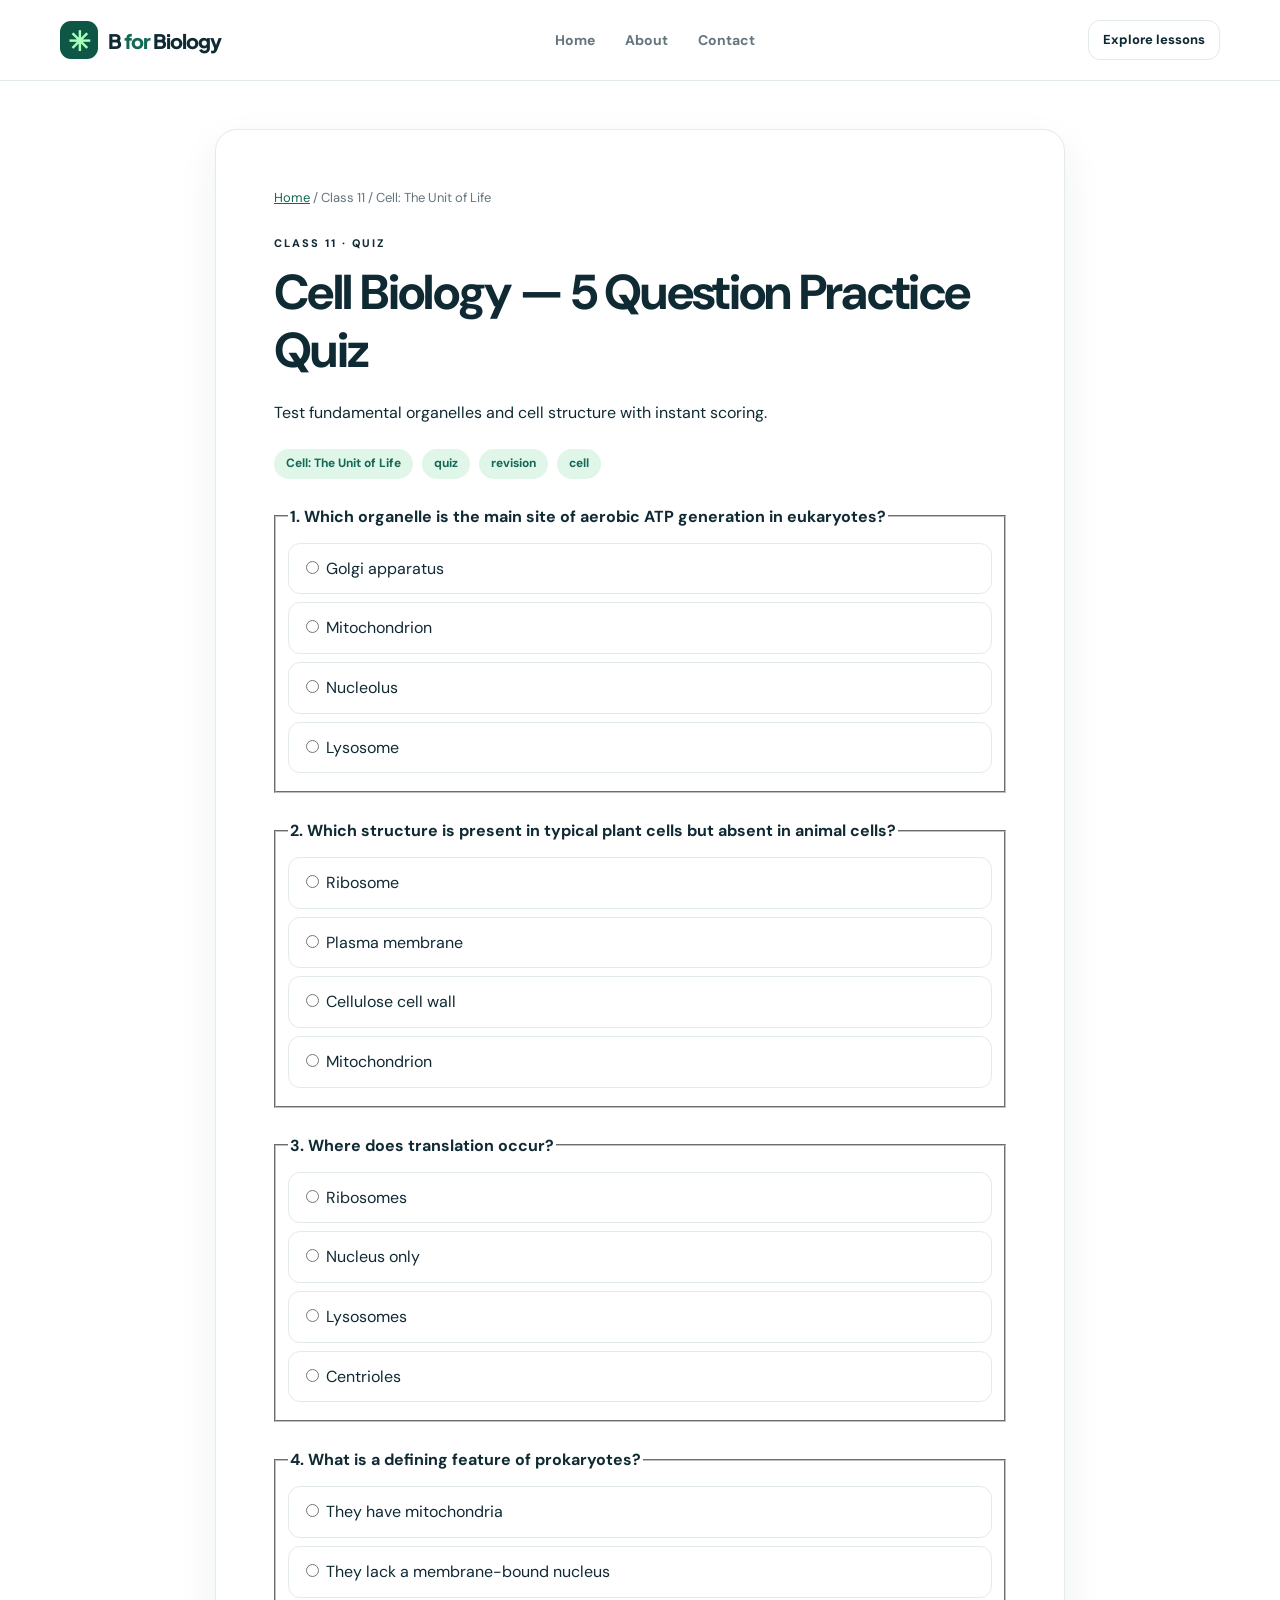
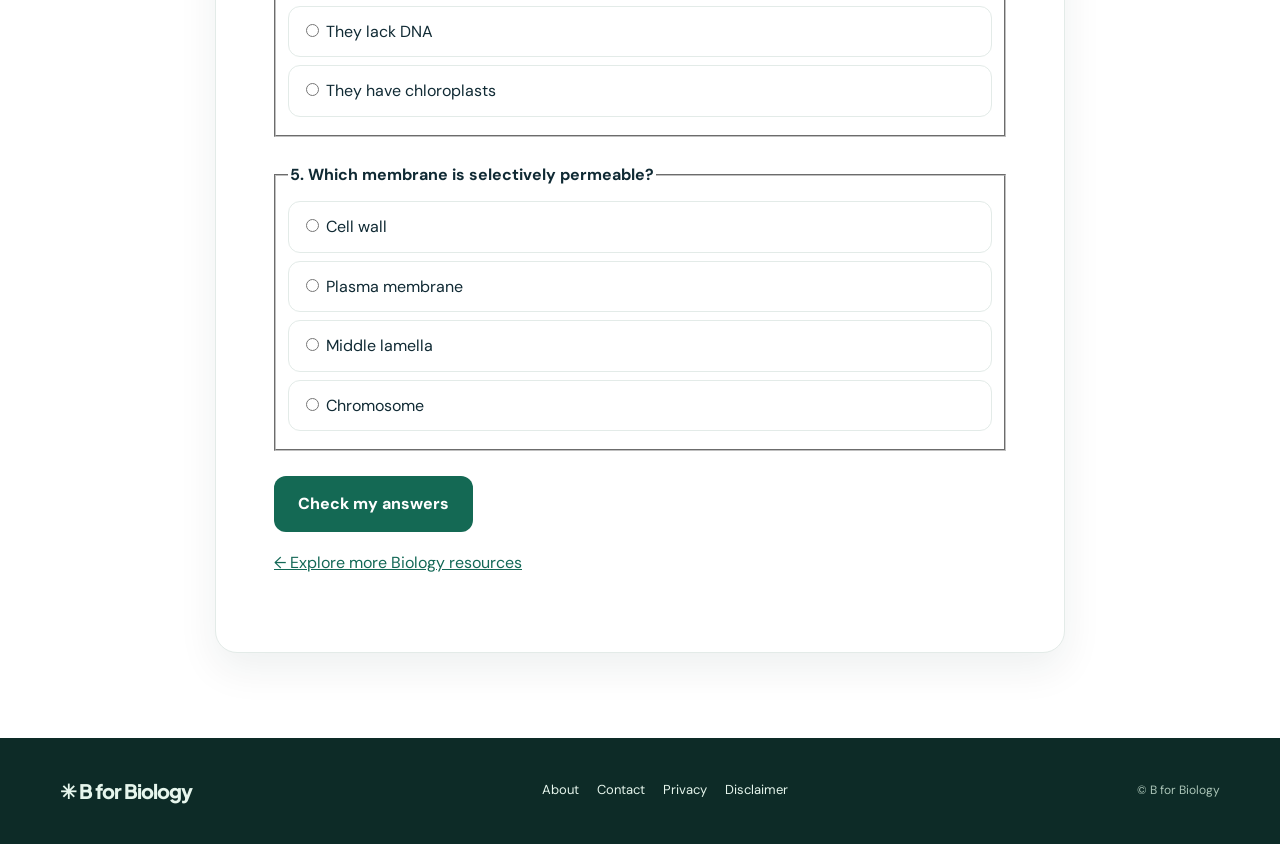
<file: lessons/cell-biology-quiz/index.html>
<!doctype html><html lang="en"><head><meta charset="utf-8"><meta name="viewport" content="width=device-width,initial-scale=1"><meta name="description" content="Test fundamental organelles and cell structure with instant scoring."><meta name="robots" content="index,follow"><title>Cell Biology — 5 Question Practice Quiz | B for Biology</title><link rel="canonical" href="https://bforbiology.github.io/lessons/cell-biology-quiz/"><meta property="og:type" content="article"><meta property="og:title" content="Cell Biology — 5 Question Practice Quiz | B for Biology"><meta property="og:description" content="Test fundamental organelles and cell structure with instant scoring."><meta property="og:url" content="https://bforbiology.github.io/lessons/cell-biology-quiz/"><link rel="stylesheet" href="/assets/style.css"><link rel="icon" href="/assets/favicon.svg"><script type="application/ld+json">{"@context": "https://schema.org", "@type": "LearningResource", "name": "Cell Biology — 5 Question Practice Quiz", "description": "Test fundamental organelles and cell structure with instant scoring.", "educationalLevel": "Class 11", "url": "https://bforbiology.github.io/lessons/cell-biology-quiz/", "inLanguage": ["en", "hi"]}</script></head><body><header class="topbar"><div class="container nav"><a class="logo" href="/"><span class="logo-icon">✳</span><span>B <em>for</em> Biology</span></a><nav><a href="/">Home</a><a href="/about.html">About</a><a href="/contact.html">Contact</a></nav><a class="btn btn-outline small" href="/">Explore lessons</a></div></header><main class="container site-page"><article class="paper"><div class="breadcrumbs"><a href="/">Home</a> / Class 11 / Cell: The Unit of Life</div><p class="section-kicker">CLASS 11 · QUIZ</p><h1>Cell Biology — 5 Question Practice Quiz</h1><p>Test fundamental organelles and cell structure with instant scoring.</p><div class="lesson-tags"><span>Cell: The Unit of Life</span><span>quiz</span><span>revision</span><span>cell</span></div><form id="lessonQuiz"><fieldset class="quiz-question"><legend><strong>1. Which organelle is the main site of aerobic ATP generation in eukaryotes?</strong></legend><label class="quiz-choice"><input type="radio" name="q0" value="0" required> Golgi apparatus</label><label class="quiz-choice"><input type="radio" name="q0" value="1" required> Mitochondrion</label><label class="quiz-choice"><input type="radio" name="q0" value="2" required> Nucleolus</label><label class="quiz-choice"><input type="radio" name="q0" value="3" required> Lysosome</label></fieldset><fieldset class="quiz-question"><legend><strong>2. Which structure is present in typical plant cells but absent in animal cells?</strong></legend><label class="quiz-choice"><input type="radio" name="q1" value="0" required> Ribosome</label><label class="quiz-choice"><input type="radio" name="q1" value="1" required> Plasma membrane</label><label class="quiz-choice"><input type="radio" name="q1" value="2" required> Cellulose cell wall</label><label class="quiz-choice"><input type="radio" name="q1" value="3" required> Mitochondrion</label></fieldset><fieldset class="quiz-question"><legend><strong>3. Where does translation occur?</strong></legend><label class="quiz-choice"><input type="radio" name="q2" value="0" required> Ribosomes</label><label class="quiz-choice"><input type="radio" name="q2" value="1" required> Nucleus only</label><label class="quiz-choice"><input type="radio" name="q2" value="2" required> Lysosomes</label><label class="quiz-choice"><input type="radio" name="q2" value="3" required> Centrioles</label></fieldset><fieldset class="quiz-question"><legend><strong>4. What is a defining feature of prokaryotes?</strong></legend><label class="quiz-choice"><input type="radio" name="q3" value="0" required> They have mitochondria</label><label class="quiz-choice"><input type="radio" name="q3" value="1" required> They lack a membrane-bound nucleus</label><label class="quiz-choice"><input type="radio" name="q3" value="2" required> They lack DNA</label><label class="quiz-choice"><input type="radio" name="q3" value="3" required> They have chloroplasts</label></fieldset><fieldset class="quiz-question"><legend><strong>5. Which membrane is selectively permeable?</strong></legend><label class="quiz-choice"><input type="radio" name="q4" value="0" required> Cell wall</label><label class="quiz-choice"><input type="radio" name="q4" value="1" required> Plasma membrane</label><label class="quiz-choice"><input type="radio" name="q4" value="2" required> Middle lamella</label><label class="quiz-choice"><input type="radio" name="q4" value="3" required> Chromosome</label></fieldset><button class="btn btn-primary" type="submit">Check my answers</button><p id="score" role="status"></p></form><script>document.getElementById("lessonQuiz").addEventListener("submit",function(e){e.preventDefault();const a=[1, 2, 0, 1, 1];const f=new FormData(this);const s=a.filter((x,i)=>Number(f.get("q"+i))===x).length;document.getElementById("score").textContent="Score: "+s+" / "+a.length;});</script><p><a href="/">← Explore more Biology resources</a></p></article></main><footer><div class="container footer-inner"><div class="logo">✳ B for Biology</div><div class="site-footer-links"><a href="/about.html">About</a><a href="/contact.html">Contact</a><a href="/privacy.html">Privacy</a><a href="/disclaimer.html">Disclaimer</a></div><small>© B for Biology</small></div></footer></body></html>
</file>
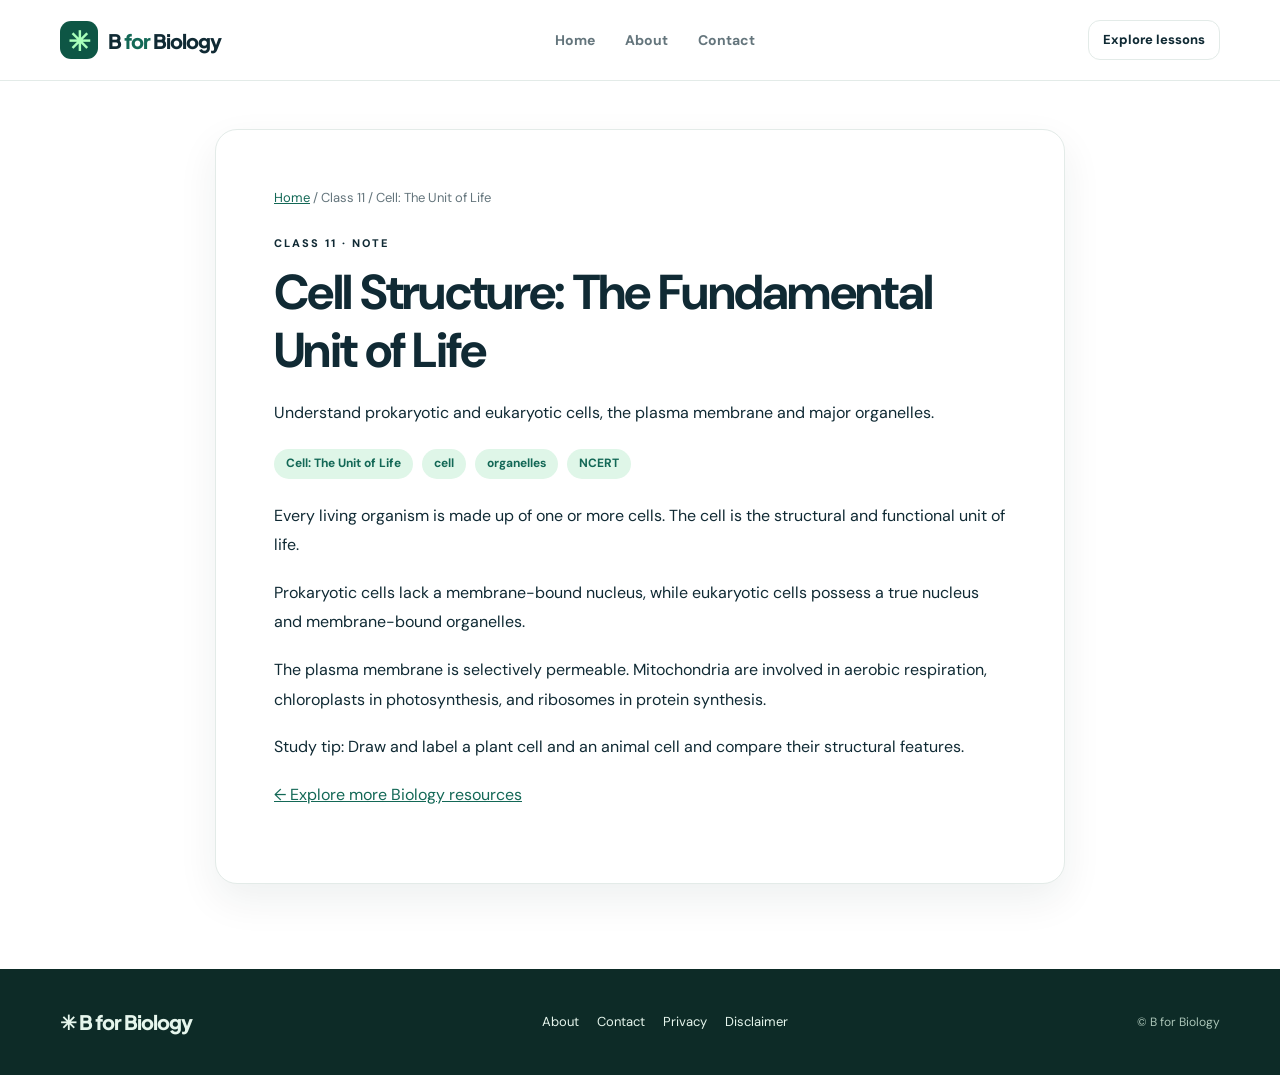
<file: lessons/cell-structure-intro/index.html>
<!doctype html><html lang="en"><head><meta charset="utf-8"><meta name="viewport" content="width=device-width,initial-scale=1"><meta name="description" content="Understand prokaryotic and eukaryotic cells, the plasma membrane and major organelles."><meta name="robots" content="index,follow"><title>Cell Structure: The Fundamental Unit of Life | B for Biology</title><link rel="canonical" href="https://bforbiology.github.io/lessons/cell-structure-intro/"><meta property="og:type" content="article"><meta property="og:title" content="Cell Structure: The Fundamental Unit of Life | B for Biology"><meta property="og:description" content="Understand prokaryotic and eukaryotic cells, the plasma membrane and major organelles."><meta property="og:url" content="https://bforbiology.github.io/lessons/cell-structure-intro/"><link rel="stylesheet" href="/assets/style.css"><link rel="icon" href="/assets/favicon.svg"><script type="application/ld+json">{"@context": "https://schema.org", "@type": "LearningResource", "name": "Cell Structure: The Fundamental Unit of Life", "description": "Understand prokaryotic and eukaryotic cells, the plasma membrane and major organelles.", "educationalLevel": "Class 11", "url": "https://bforbiology.github.io/lessons/cell-structure-intro/", "inLanguage": ["en", "hi"]}</script></head><body><header class="topbar"><div class="container nav"><a class="logo" href="/"><span class="logo-icon">✳</span><span>B <em>for</em> Biology</span></a><nav><a href="/">Home</a><a href="/about.html">About</a><a href="/contact.html">Contact</a></nav><a class="btn btn-outline small" href="/">Explore lessons</a></div></header><main class="container site-page"><article class="paper"><div class="breadcrumbs"><a href="/">Home</a> / Class 11 / Cell: The Unit of Life</div><p class="section-kicker">CLASS 11 · NOTE</p><h1>Cell Structure: The Fundamental Unit of Life</h1><p>Understand prokaryotic and eukaryotic cells, the plasma membrane and major organelles.</p><div class="lesson-tags"><span>Cell: The Unit of Life</span><span>cell</span><span>organelles</span><span>NCERT</span></div><div class="lesson-body"><p>Every living organism is made up of one or more cells. The cell is the structural and functional unit of life.</p><p>Prokaryotic cells lack a membrane-bound nucleus, while eukaryotic cells possess a true nucleus and membrane-bound organelles.</p><p>The plasma membrane is selectively permeable. Mitochondria are involved in aerobic respiration, chloroplasts in photosynthesis, and ribosomes in protein synthesis.</p><p>Study tip: Draw and label a plant cell and an animal cell and compare their structural features.</p></div><p><a href="/">← Explore more Biology resources</a></p></article></main><footer><div class="container footer-inner"><div class="logo">✳ B for Biology</div><div class="site-footer-links"><a href="/about.html">About</a><a href="/contact.html">Contact</a><a href="/privacy.html">Privacy</a><a href="/disclaimer.html">Disclaimer</a></div><small>© B for Biology</small></div></footer></body></html>
</file>
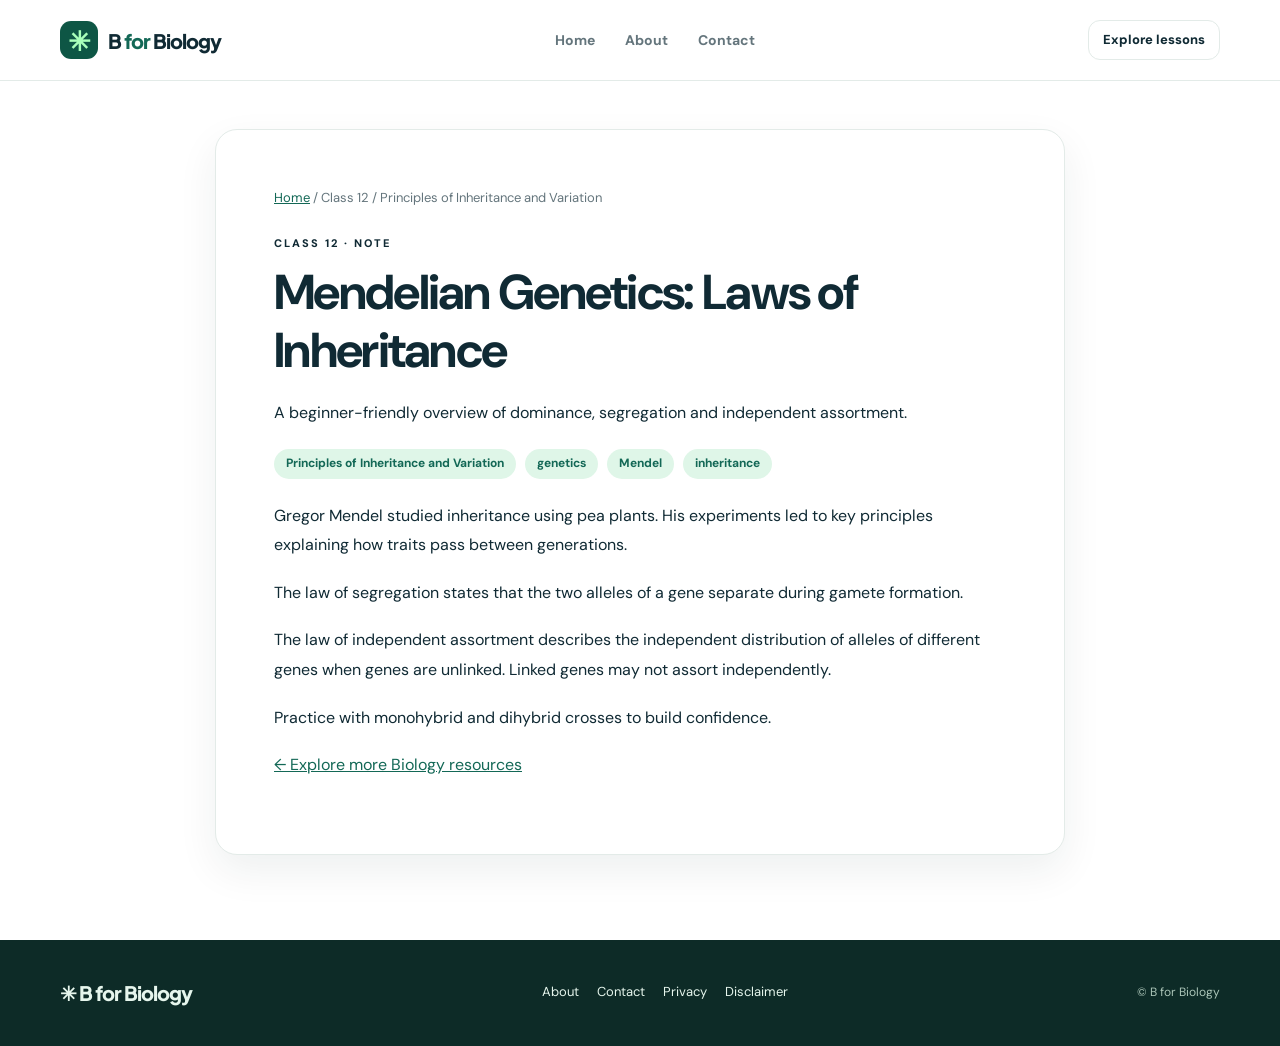
<file: lessons/genetics-basics/index.html>
<!doctype html><html lang="en"><head><meta charset="utf-8"><meta name="viewport" content="width=device-width,initial-scale=1"><meta name="description" content="A beginner-friendly overview of dominance, segregation and independent assortment."><meta name="robots" content="index,follow"><title>Mendelian Genetics: Laws of Inheritance | B for Biology</title><link rel="canonical" href="https://bforbiology.github.io/lessons/genetics-basics/"><meta property="og:type" content="article"><meta property="og:title" content="Mendelian Genetics: Laws of Inheritance | B for Biology"><meta property="og:description" content="A beginner-friendly overview of dominance, segregation and independent assortment."><meta property="og:url" content="https://bforbiology.github.io/lessons/genetics-basics/"><link rel="stylesheet" href="/assets/style.css"><link rel="icon" href="/assets/favicon.svg"><script type="application/ld+json">{"@context": "https://schema.org", "@type": "LearningResource", "name": "Mendelian Genetics: Laws of Inheritance", "description": "A beginner-friendly overview of dominance, segregation and independent assortment.", "educationalLevel": "Class 12", "url": "https://bforbiology.github.io/lessons/genetics-basics/", "inLanguage": ["en", "hi"]}</script></head><body><header class="topbar"><div class="container nav"><a class="logo" href="/"><span class="logo-icon">✳</span><span>B <em>for</em> Biology</span></a><nav><a href="/">Home</a><a href="/about.html">About</a><a href="/contact.html">Contact</a></nav><a class="btn btn-outline small" href="/">Explore lessons</a></div></header><main class="container site-page"><article class="paper"><div class="breadcrumbs"><a href="/">Home</a> / Class 12 / Principles of Inheritance and Variation</div><p class="section-kicker">CLASS 12 · NOTE</p><h1>Mendelian Genetics: Laws of Inheritance</h1><p>A beginner-friendly overview of dominance, segregation and independent assortment.</p><div class="lesson-tags"><span>Principles of Inheritance and Variation</span><span>genetics</span><span>Mendel</span><span>inheritance</span></div><div class="lesson-body"><p>Gregor Mendel studied inheritance using pea plants. His experiments led to key principles explaining how traits pass between generations.</p><p>The law of segregation states that the two alleles of a gene separate during gamete formation.</p><p>The law of independent assortment describes the independent distribution of alleles of different genes when genes are unlinked. Linked genes may not assort independently.</p><p>Practice with monohybrid and dihybrid crosses to build confidence.</p></div><p><a href="/">← Explore more Biology resources</a></p></article></main><footer><div class="container footer-inner"><div class="logo">✳ B for Biology</div><div class="site-footer-links"><a href="/about.html">About</a><a href="/contact.html">Contact</a><a href="/privacy.html">Privacy</a><a href="/disclaimer.html">Disclaimer</a></div><small>© B for Biology</small></div></footer></body></html>
</file>
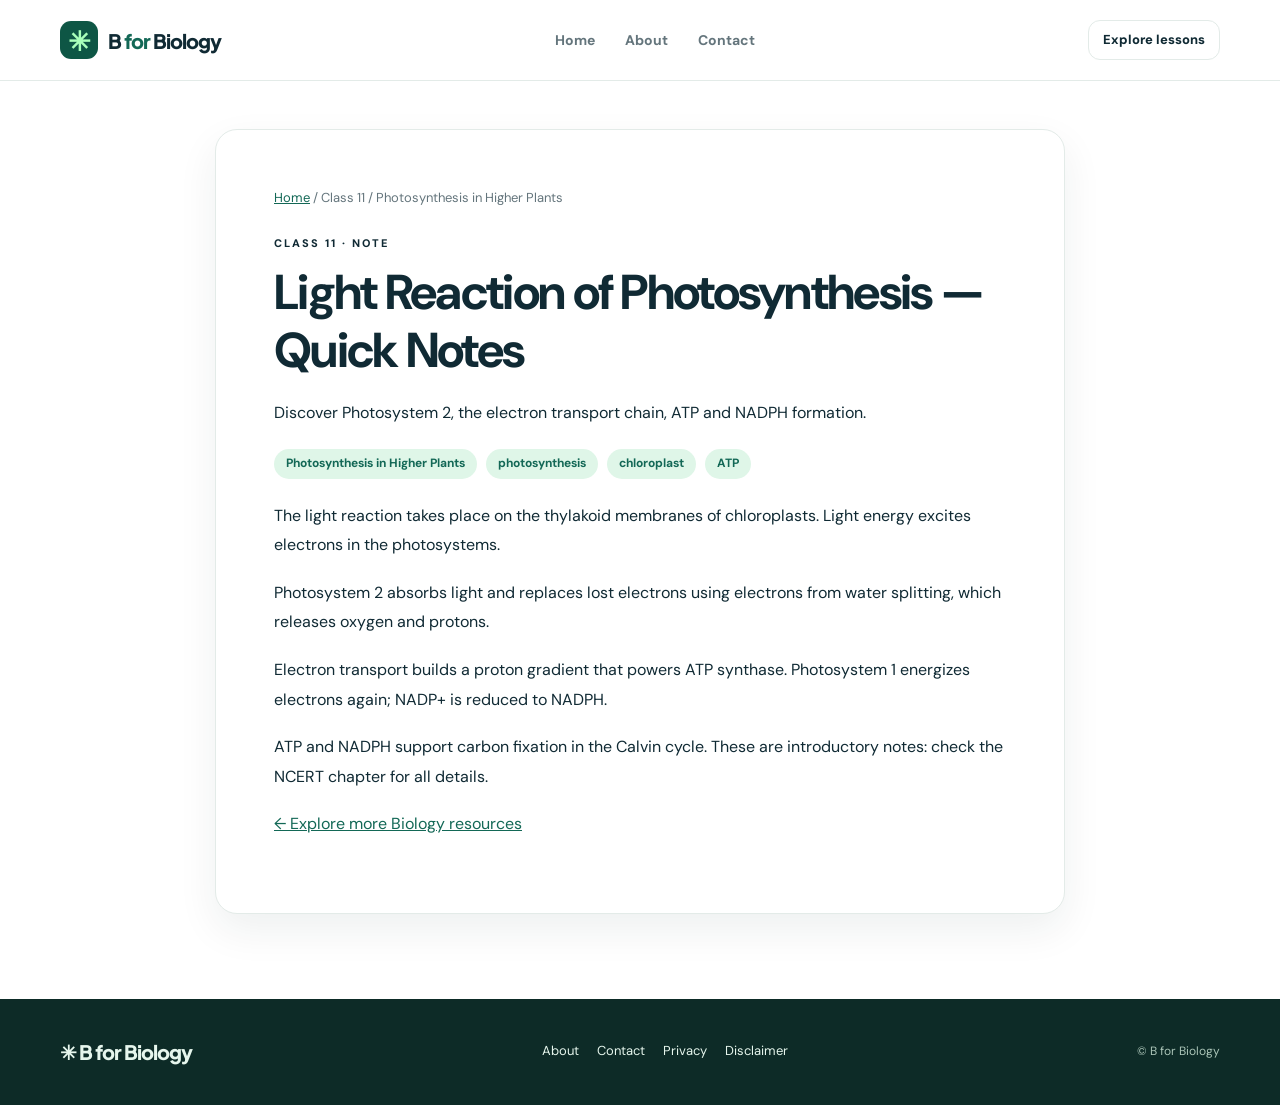
<file: lessons/light-reaction-notes/index.html>
<!doctype html><html lang="en"><head><meta charset="utf-8"><meta name="viewport" content="width=device-width,initial-scale=1"><meta name="description" content="Discover Photosystem 2, the electron transport chain, ATP and NADPH formation."><meta name="robots" content="index,follow"><title>Light Reaction of Photosynthesis — Quick Notes | B for Biology</title><link rel="canonical" href="https://bforbiology.github.io/lessons/light-reaction-notes/"><meta property="og:type" content="article"><meta property="og:title" content="Light Reaction of Photosynthesis — Quick Notes | B for Biology"><meta property="og:description" content="Discover Photosystem 2, the electron transport chain, ATP and NADPH formation."><meta property="og:url" content="https://bforbiology.github.io/lessons/light-reaction-notes/"><link rel="stylesheet" href="/assets/style.css"><link rel="icon" href="/assets/favicon.svg"><script type="application/ld+json">{"@context": "https://schema.org", "@type": "LearningResource", "name": "Light Reaction of Photosynthesis — Quick Notes", "description": "Discover Photosystem 2, the electron transport chain, ATP and NADPH formation.", "educationalLevel": "Class 11", "url": "https://bforbiology.github.io/lessons/light-reaction-notes/", "inLanguage": ["en", "hi"]}</script></head><body><header class="topbar"><div class="container nav"><a class="logo" href="/"><span class="logo-icon">✳</span><span>B <em>for</em> Biology</span></a><nav><a href="/">Home</a><a href="/about.html">About</a><a href="/contact.html">Contact</a></nav><a class="btn btn-outline small" href="/">Explore lessons</a></div></header><main class="container site-page"><article class="paper"><div class="breadcrumbs"><a href="/">Home</a> / Class 11 / Photosynthesis in Higher Plants</div><p class="section-kicker">CLASS 11 · NOTE</p><h1>Light Reaction of Photosynthesis — Quick Notes</h1><p>Discover Photosystem 2, the electron transport chain, ATP and NADPH formation.</p><div class="lesson-tags"><span>Photosynthesis in Higher Plants</span><span>photosynthesis</span><span>chloroplast</span><span>ATP</span></div><div class="lesson-body"><p>The light reaction takes place on the thylakoid membranes of chloroplasts. Light energy excites electrons in the photosystems.</p><p>Photosystem 2 absorbs light and replaces lost electrons using electrons from water splitting, which releases oxygen and protons.</p><p>Electron transport builds a proton gradient that powers ATP synthase. Photosystem 1 energizes electrons again; NADP+ is reduced to NADPH.</p><p>ATP and NADPH support carbon fixation in the Calvin cycle. These are introductory notes: check the NCERT chapter for all details.</p></div><p><a href="/">← Explore more Biology resources</a></p></article></main><footer><div class="container footer-inner"><div class="logo">✳ B for Biology</div><div class="site-footer-links"><a href="/about.html">About</a><a href="/contact.html">Contact</a><a href="/privacy.html">Privacy</a><a href="/disclaimer.html">Disclaimer</a></div><small>© B for Biology</small></div></footer></body></html>
</file>
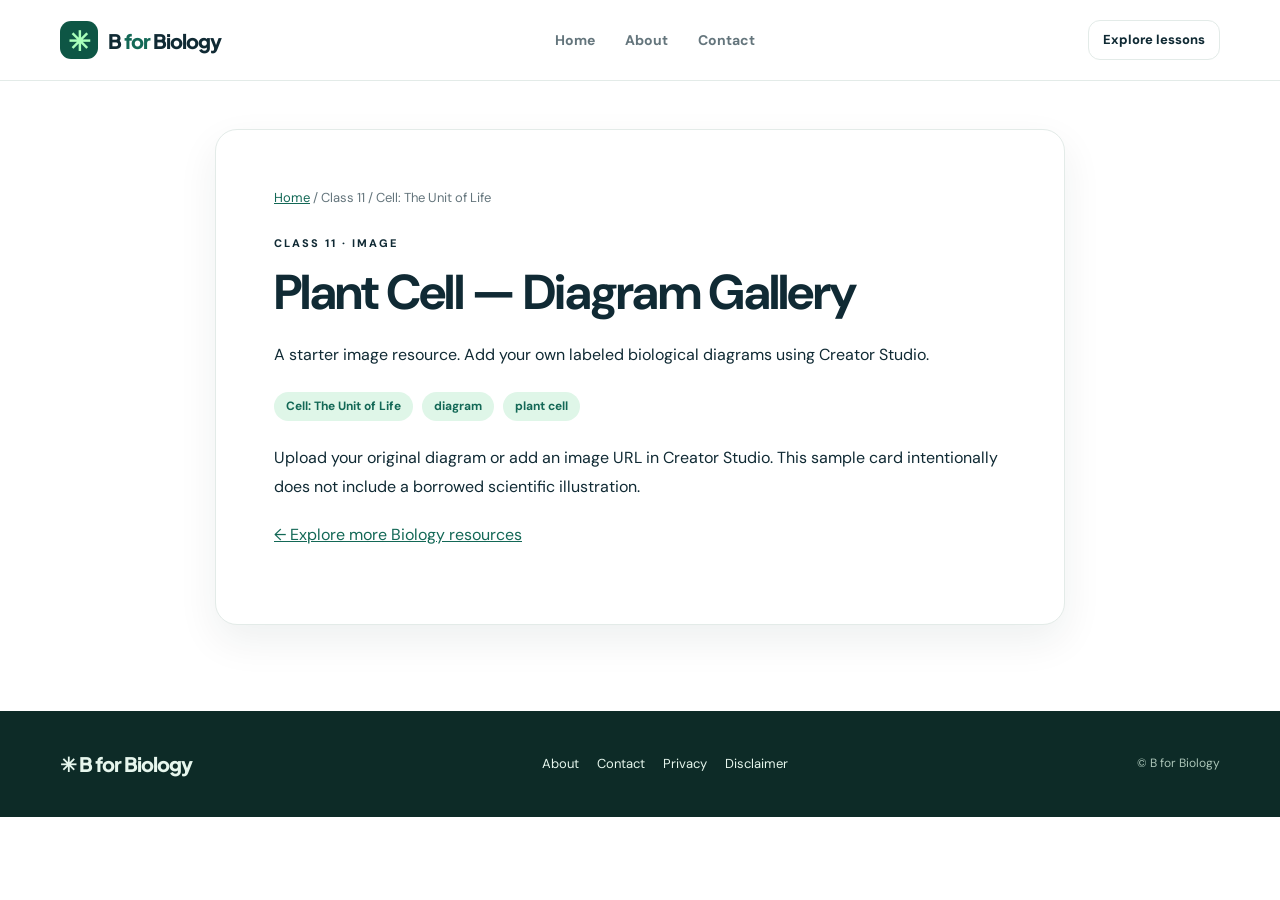
<file: lessons/plant-cell-diagram/index.html>
<!doctype html><html lang="en"><head><meta charset="utf-8"><meta name="viewport" content="width=device-width,initial-scale=1"><meta name="description" content="A starter image resource. Add your own labeled biological diagrams using Creator Studio."><meta name="robots" content="index,follow"><title>Plant Cell — Diagram Gallery | B for Biology</title><link rel="canonical" href="https://bforbiology.github.io/lessons/plant-cell-diagram/"><meta property="og:type" content="article"><meta property="og:title" content="Plant Cell — Diagram Gallery | B for Biology"><meta property="og:description" content="A starter image resource. Add your own labeled biological diagrams using Creator Studio."><meta property="og:url" content="https://bforbiology.github.io/lessons/plant-cell-diagram/"><link rel="stylesheet" href="/assets/style.css"><link rel="icon" href="/assets/favicon.svg"><script type="application/ld+json">{"@context": "https://schema.org", "@type": "LearningResource", "name": "Plant Cell — Diagram Gallery", "description": "A starter image resource. Add your own labeled biological diagrams using Creator Studio.", "educationalLevel": "Class 11", "url": "https://bforbiology.github.io/lessons/plant-cell-diagram/", "inLanguage": ["en", "hi"]}</script></head><body><header class="topbar"><div class="container nav"><a class="logo" href="/"><span class="logo-icon">✳</span><span>B <em>for</em> Biology</span></a><nav><a href="/">Home</a><a href="/about.html">About</a><a href="/contact.html">Contact</a></nav><a class="btn btn-outline small" href="/">Explore lessons</a></div></header><main class="container site-page"><article class="paper"><div class="breadcrumbs"><a href="/">Home</a> / Class 11 / Cell: The Unit of Life</div><p class="section-kicker">CLASS 11 · IMAGE</p><h1>Plant Cell — Diagram Gallery</h1><p>A starter image resource. Add your own labeled biological diagrams using Creator Studio.</p><div class="lesson-tags"><span>Cell: The Unit of Life</span><span>diagram</span><span>plant cell</span></div><div class="lesson-body"><p>Upload your original diagram or add an image URL in Creator Studio. This sample card intentionally does not include a borrowed scientific illustration.</p></div><p><a href="/">← Explore more Biology resources</a></p></article></main><footer><div class="container footer-inner"><div class="logo">✳ B for Biology</div><div class="site-footer-links"><a href="/about.html">About</a><a href="/contact.html">Contact</a><a href="/privacy.html">Privacy</a><a href="/disclaimer.html">Disclaimer</a></div><small>© B for Biology</small></div></footer></body></html>
</file>
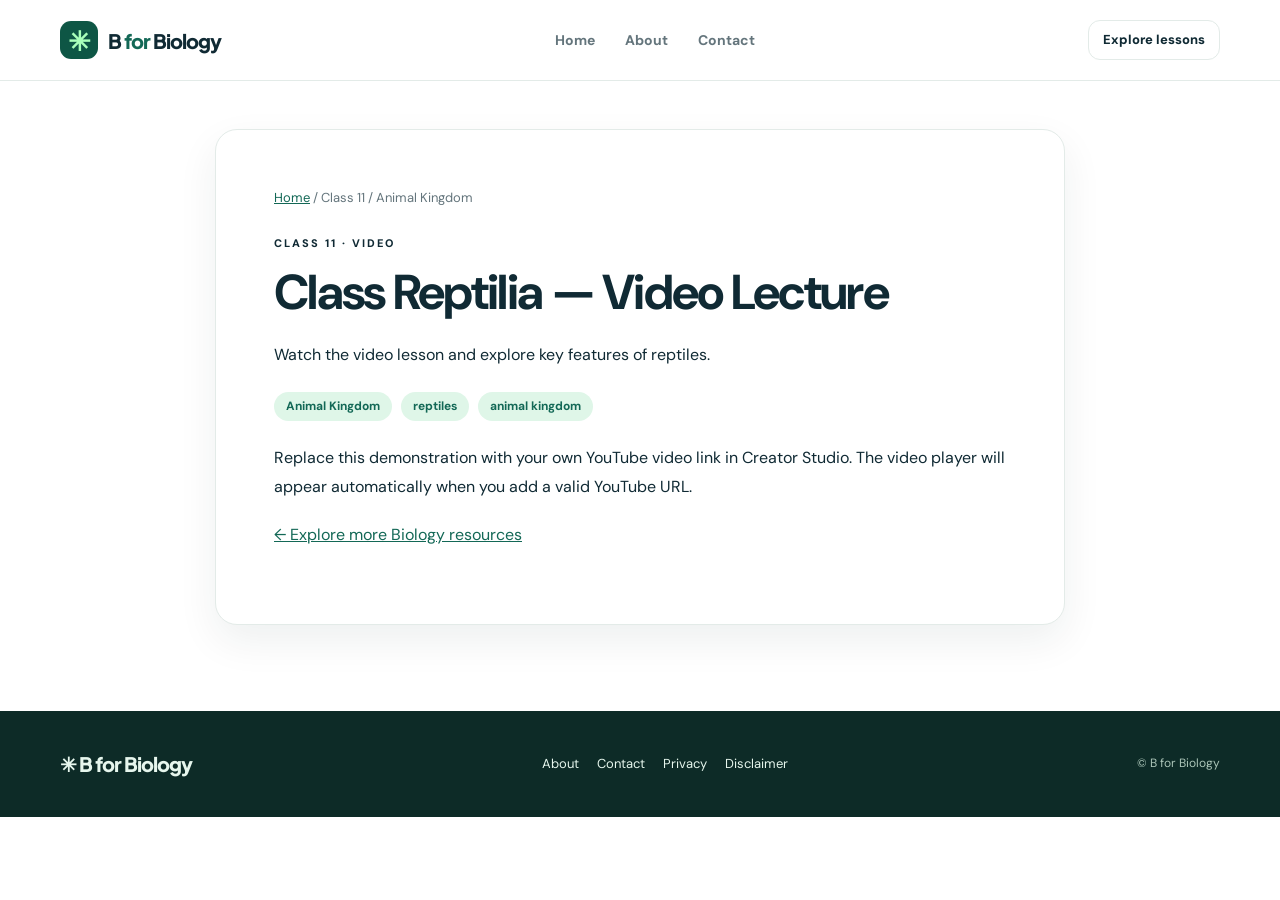
<file: lessons/reptilia-video/index.html>
<!doctype html><html lang="en"><head><meta charset="utf-8"><meta name="viewport" content="width=device-width,initial-scale=1"><meta name="description" content="Watch the video lesson and explore key features of reptiles."><meta name="robots" content="index,follow"><title>Class Reptilia — Video Lecture | B for Biology</title><link rel="canonical" href="https://bforbiology.github.io/lessons/reptilia-video/"><meta property="og:type" content="article"><meta property="og:title" content="Class Reptilia — Video Lecture | B for Biology"><meta property="og:description" content="Watch the video lesson and explore key features of reptiles."><meta property="og:url" content="https://bforbiology.github.io/lessons/reptilia-video/"><link rel="stylesheet" href="/assets/style.css"><link rel="icon" href="/assets/favicon.svg"><script type="application/ld+json">{"@context": "https://schema.org", "@type": "LearningResource", "name": "Class Reptilia — Video Lecture", "description": "Watch the video lesson and explore key features of reptiles.", "educationalLevel": "Class 11", "url": "https://bforbiology.github.io/lessons/reptilia-video/", "inLanguage": ["en", "hi"]}</script></head><body><header class="topbar"><div class="container nav"><a class="logo" href="/"><span class="logo-icon">✳</span><span>B <em>for</em> Biology</span></a><nav><a href="/">Home</a><a href="/about.html">About</a><a href="/contact.html">Contact</a></nav><a class="btn btn-outline small" href="/">Explore lessons</a></div></header><main class="container site-page"><article class="paper"><div class="breadcrumbs"><a href="/">Home</a> / Class 11 / Animal Kingdom</div><p class="section-kicker">CLASS 11 · VIDEO</p><h1>Class Reptilia — Video Lecture</h1><p>Watch the video lesson and explore key features of reptiles.</p><div class="lesson-tags"><span>Animal Kingdom</span><span>reptiles</span><span>animal kingdom</span></div><div class="lesson-body"><p>Replace this demonstration with your own YouTube video link in Creator Studio. The video player will appear automatically when you add a valid YouTube URL.</p></div><p><a href="/">← Explore more Biology resources</a></p></article></main><footer><div class="container footer-inner"><div class="logo">✳ B for Biology</div><div class="site-footer-links"><a href="/about.html">About</a><a href="/contact.html">Contact</a><a href="/privacy.html">Privacy</a><a href="/disclaimer.html">Disclaimer</a></div><small>© B for Biology</small></div></footer></body></html>
</file>
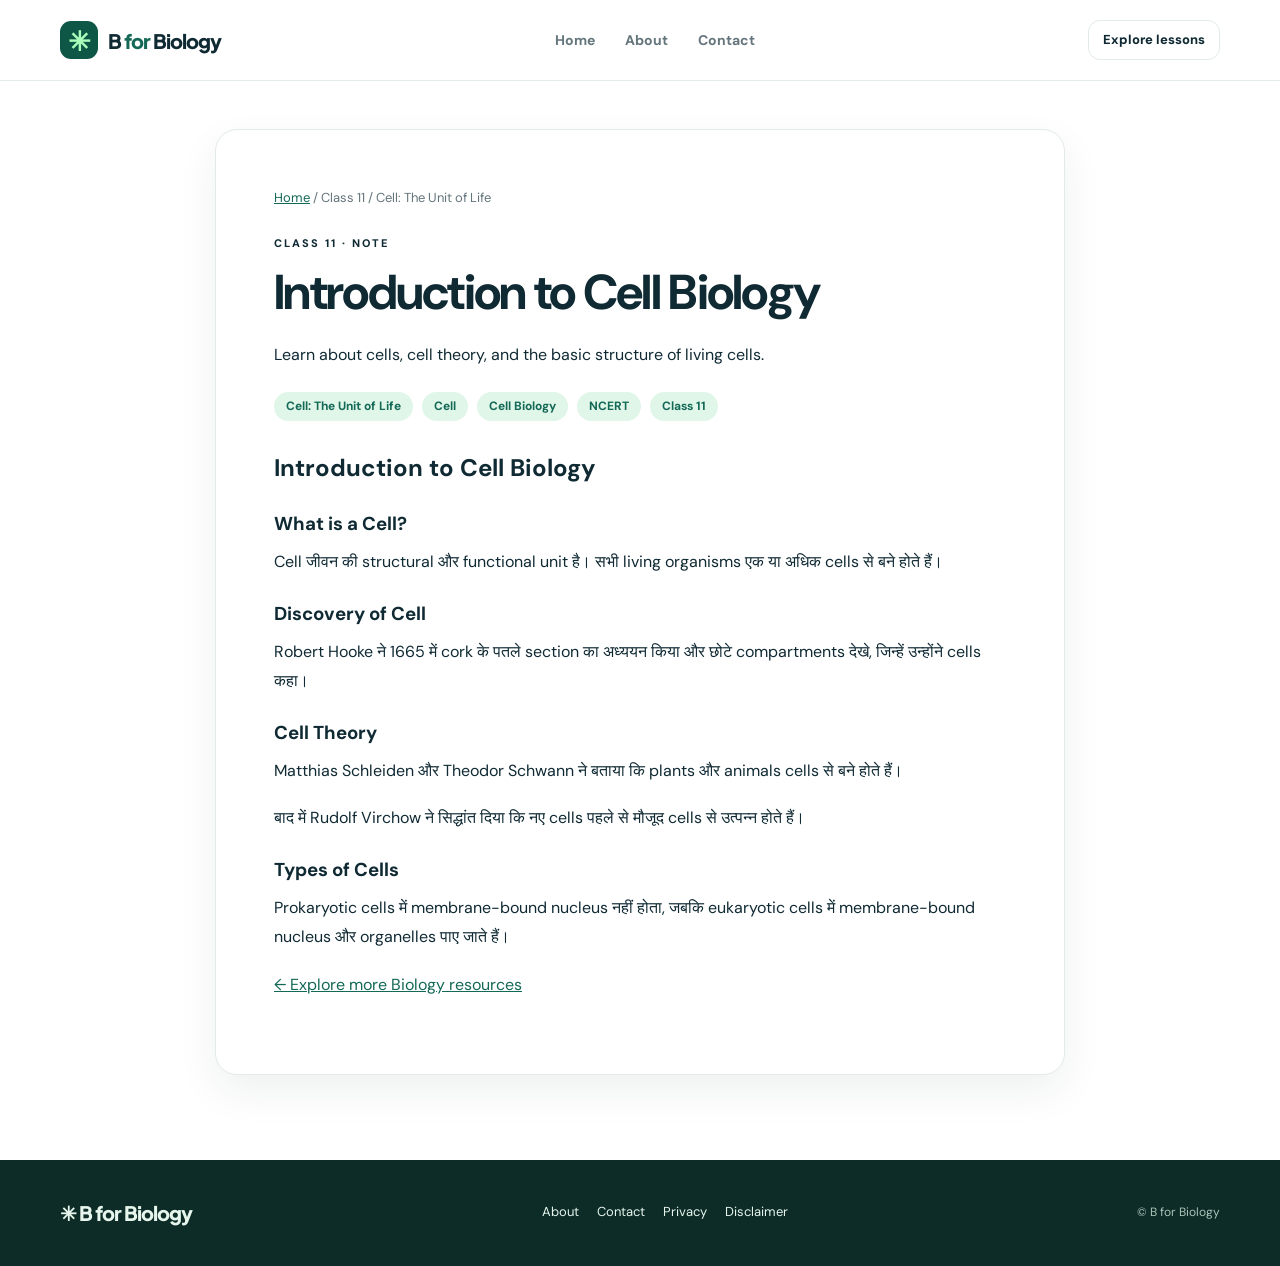
<file: lessons/resource-mw4sxejx-iviir/index.html>
<!doctype html><html lang="en"><head><meta charset="utf-8"><meta name="viewport" content="width=device-width,initial-scale=1"><meta name="description" content="Learn about cells, cell theory, and the basic structure of living cells."><meta name="robots" content="index,follow"><title>Introduction to Cell Biology | B for Biology</title><link rel="canonical" href="https://bforbiology.github.io/lessons/resource-mw4sxejx-iviir/"><meta property="og:type" content="article"><meta property="og:title" content="Introduction to Cell Biology | B for Biology"><meta property="og:description" content="Learn about cells, cell theory, and the basic structure of living cells."><meta property="og:url" content="https://bforbiology.github.io/lessons/resource-mw4sxejx-iviir/"><link rel="stylesheet" href="/assets/style.css"><link rel="icon" href="/assets/favicon.svg"><script type="application/ld+json">{"@context": "https://schema.org", "@type": "LearningResource", "name": "Introduction to Cell Biology", "description": "Learn about cells, cell theory, and the basic structure of living cells.", "educationalLevel": "Class 11", "url": "https://bforbiology.github.io/lessons/resource-mw4sxejx-iviir/", "inLanguage": ["en", "hi"]}</script></head><body><header class="topbar"><div class="container nav"><a class="logo" href="/"><span class="logo-icon">✳</span><span>B <em>for</em> Biology</span></a><nav><a href="/">Home</a><a href="/about.html">About</a><a href="/contact.html">Contact</a></nav><a class="btn btn-outline small" href="/">Explore lessons</a></div></header><main class="container site-page"><article class="paper"><div class="breadcrumbs"><a href="/">Home</a> / Class 11 / Cell: The Unit of Life</div><p class="section-kicker">CLASS 11 · NOTE</p><h1>Introduction to Cell Biology</h1><p>Learn about cells, cell theory, and the basic structure of living cells.</p><div class="lesson-tags"><span>Cell: The Unit of Life</span><span>Cell</span><span>Cell Biology</span><span>NCERT</span><span>Class 11</span></div><div class="lesson-body"><h2>Introduction to Cell Biology</h2><h3>What is a Cell?</h3><p>Cell जीवन की structural और functional unit है। सभी living organisms एक या अधिक cells से बने होते हैं।</p><h3>Discovery of Cell</h3><p>Robert Hooke ने 1665 में cork के पतले section का अध्ययन किया और छोटे compartments देखे, जिन्हें उन्होंने cells कहा।</p><h3>Cell Theory</h3><p>Matthias Schleiden और Theodor Schwann ने बताया कि plants और animals cells से बने होते हैं।</p><p>बाद में Rudolf Virchow ने सिद्धांत दिया कि नए cells पहले से मौजूद cells से उत्पन्न होते हैं।</p><h3>Types of Cells</h3><p>Prokaryotic cells में membrane-bound nucleus नहीं होता, जबकि eukaryotic cells में membrane-bound nucleus और organelles पाए जाते हैं।</p></div><p><a href="/">← Explore more Biology resources</a></p></article></main><footer><div class="container footer-inner"><div class="logo">✳ B for Biology</div><div class="site-footer-links"><a href="/about.html">About</a><a href="/contact.html">Contact</a><a href="/privacy.html">Privacy</a><a href="/disclaimer.html">Disclaimer</a></div><small>© B for Biology</small></div></footer></body></html>
</file>
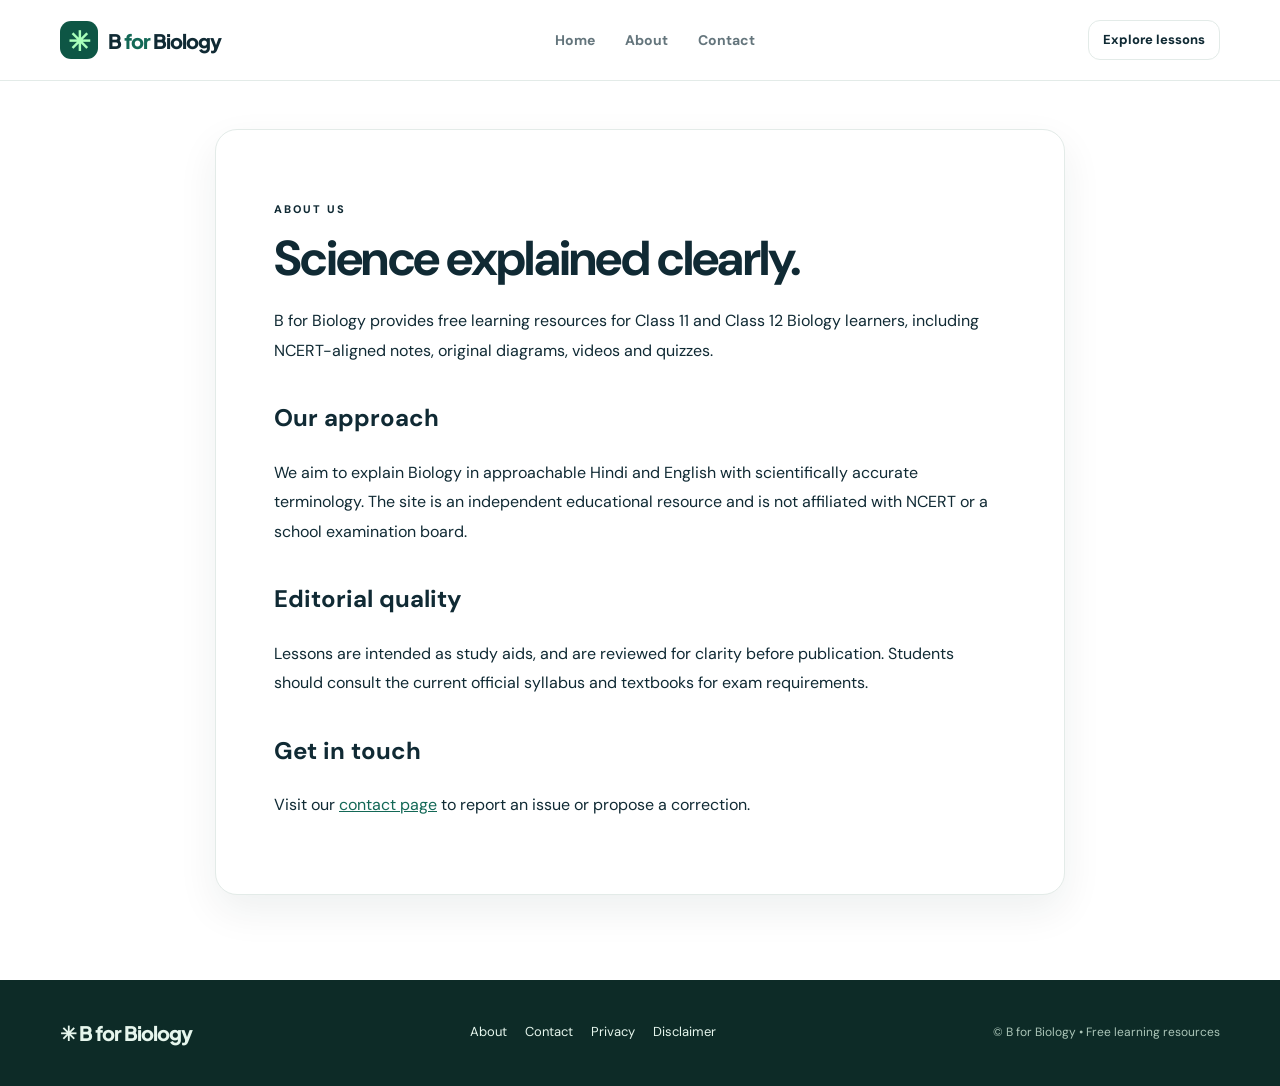
<file: about.html>
<!doctype html><html lang="en"><head><meta charset="utf-8"><meta name="viewport" content="width=device-width,initial-scale=1"><meta name="theme-color" content="#136856"><meta name="robots" content="index,follow"><title>About B for Biology</title><meta name="description" content="Learn about the B for Biology education resource and our editorial approach."><link rel="canonical" href="https://bforbiology.github.io/about.html"><meta property="og:type" content="website"><meta property="og:title" content="About B for Biology"><meta property="og:description" content="Learn about the B for Biology education resource and our editorial approach."><meta property="og:url" content="https://bforbiology.github.io/about.html"><link rel="icon" href="/assets/favicon.svg"><link rel="stylesheet" href="/assets/style.css"></head><body><header class="topbar"><div class="container nav"><a class="logo" href="/"><span class="logo-icon">✳</span><span>B <em>for</em> Biology</span></a><nav><a href="/">Home</a><a href="/about.html">About</a><a href="/contact.html">Contact</a></nav><a class="btn btn-outline small" href="/">Explore lessons</a></div></header><main class="container site-page"><article class="paper"><p class="section-kicker">ABOUT US</p><h1>Science explained clearly.</h1><p>B for Biology provides free learning resources for Class 11 and Class 12 Biology learners, including NCERT-aligned notes, original diagrams, videos and quizzes.</p><h2>Our approach</h2><p>We aim to explain Biology in approachable Hindi and English with scientifically accurate terminology. The site is an independent educational resource and is not affiliated with NCERT or a school examination board.</p><h2>Editorial quality</h2><p>Lessons are intended as study aids, and are reviewed for clarity before publication. Students should consult the current official syllabus and textbooks for exam requirements.</p><h2>Get in touch</h2><p>Visit our <a href="/contact.html">contact page</a> to report an issue or propose a correction.</p></article></main><footer><div class="container footer-inner"><div class="logo">✳ B for Biology</div><div class="site-footer-links"><a href="/about.html">About</a><a href="/contact.html">Contact</a><a href="/privacy.html">Privacy</a><a href="/disclaimer.html">Disclaimer</a></div><small>© B for Biology • Free learning resources</small></div></footer></body></html>
</file>
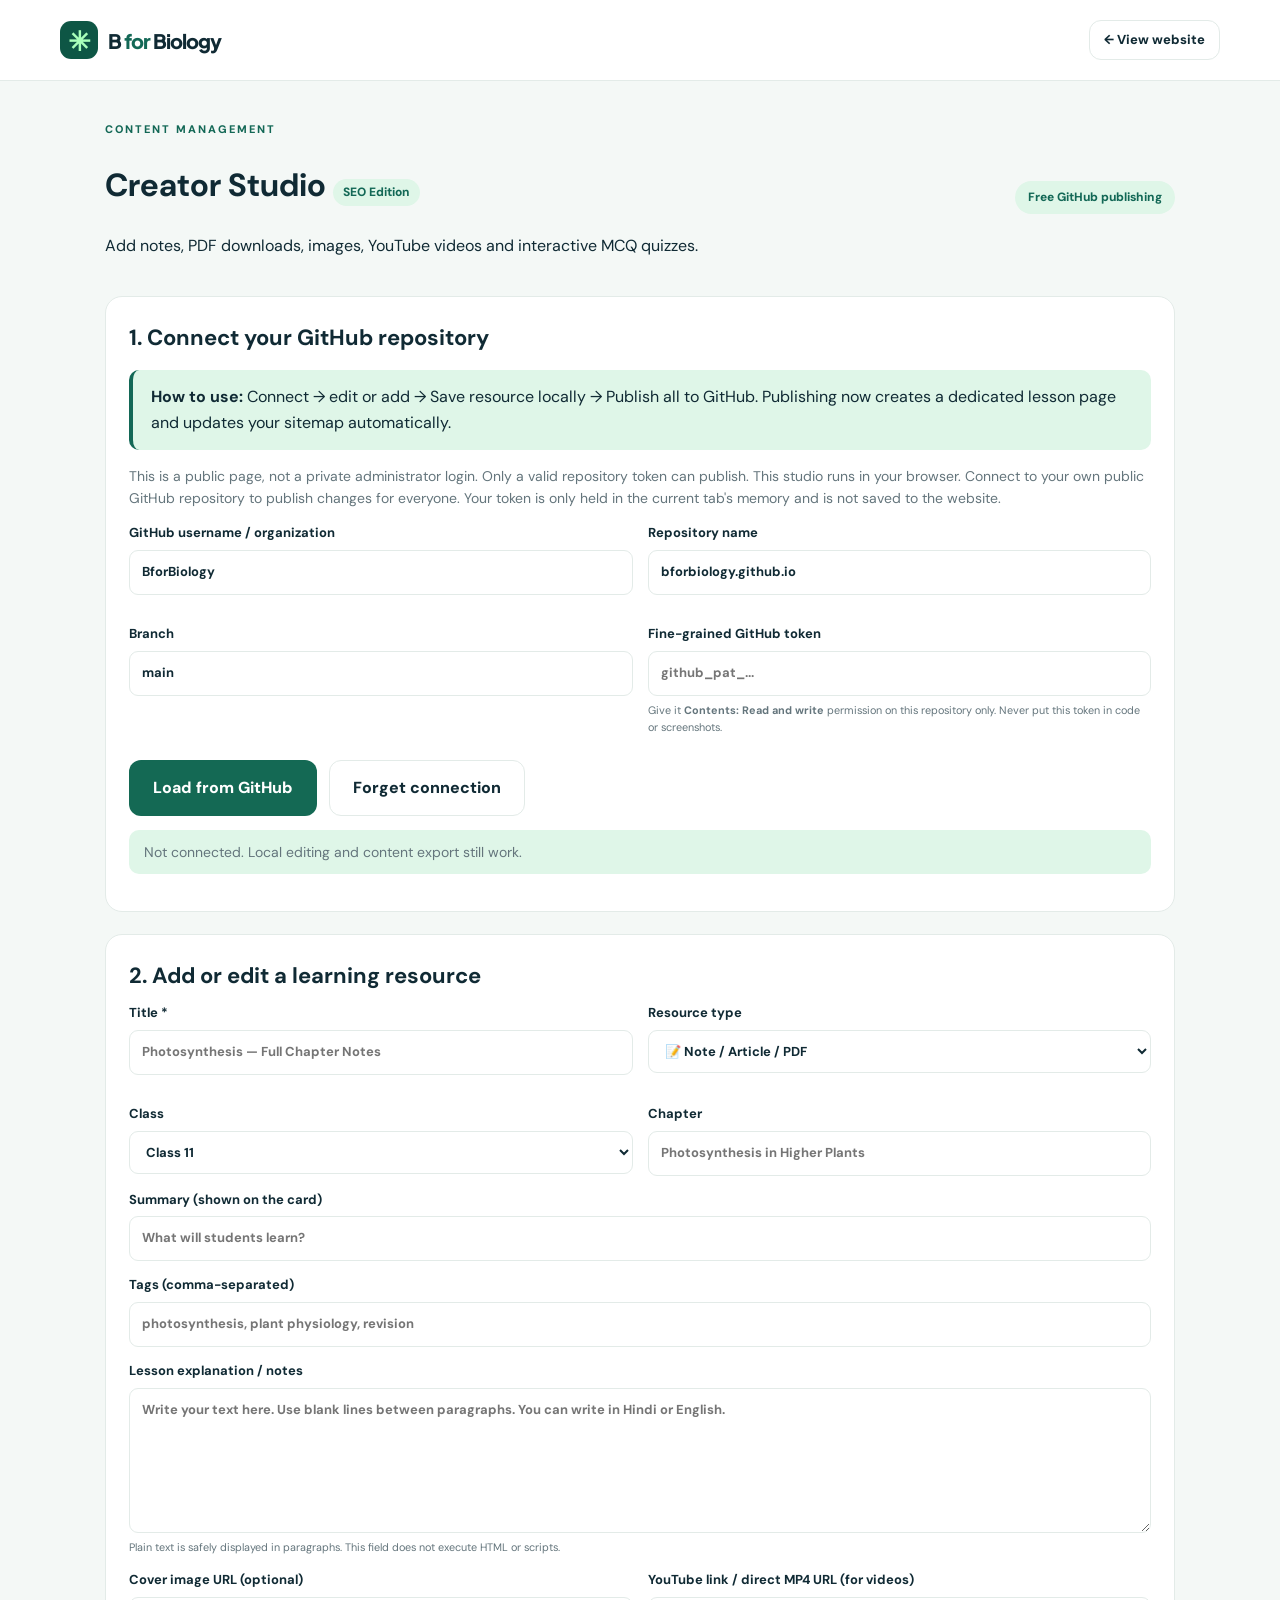
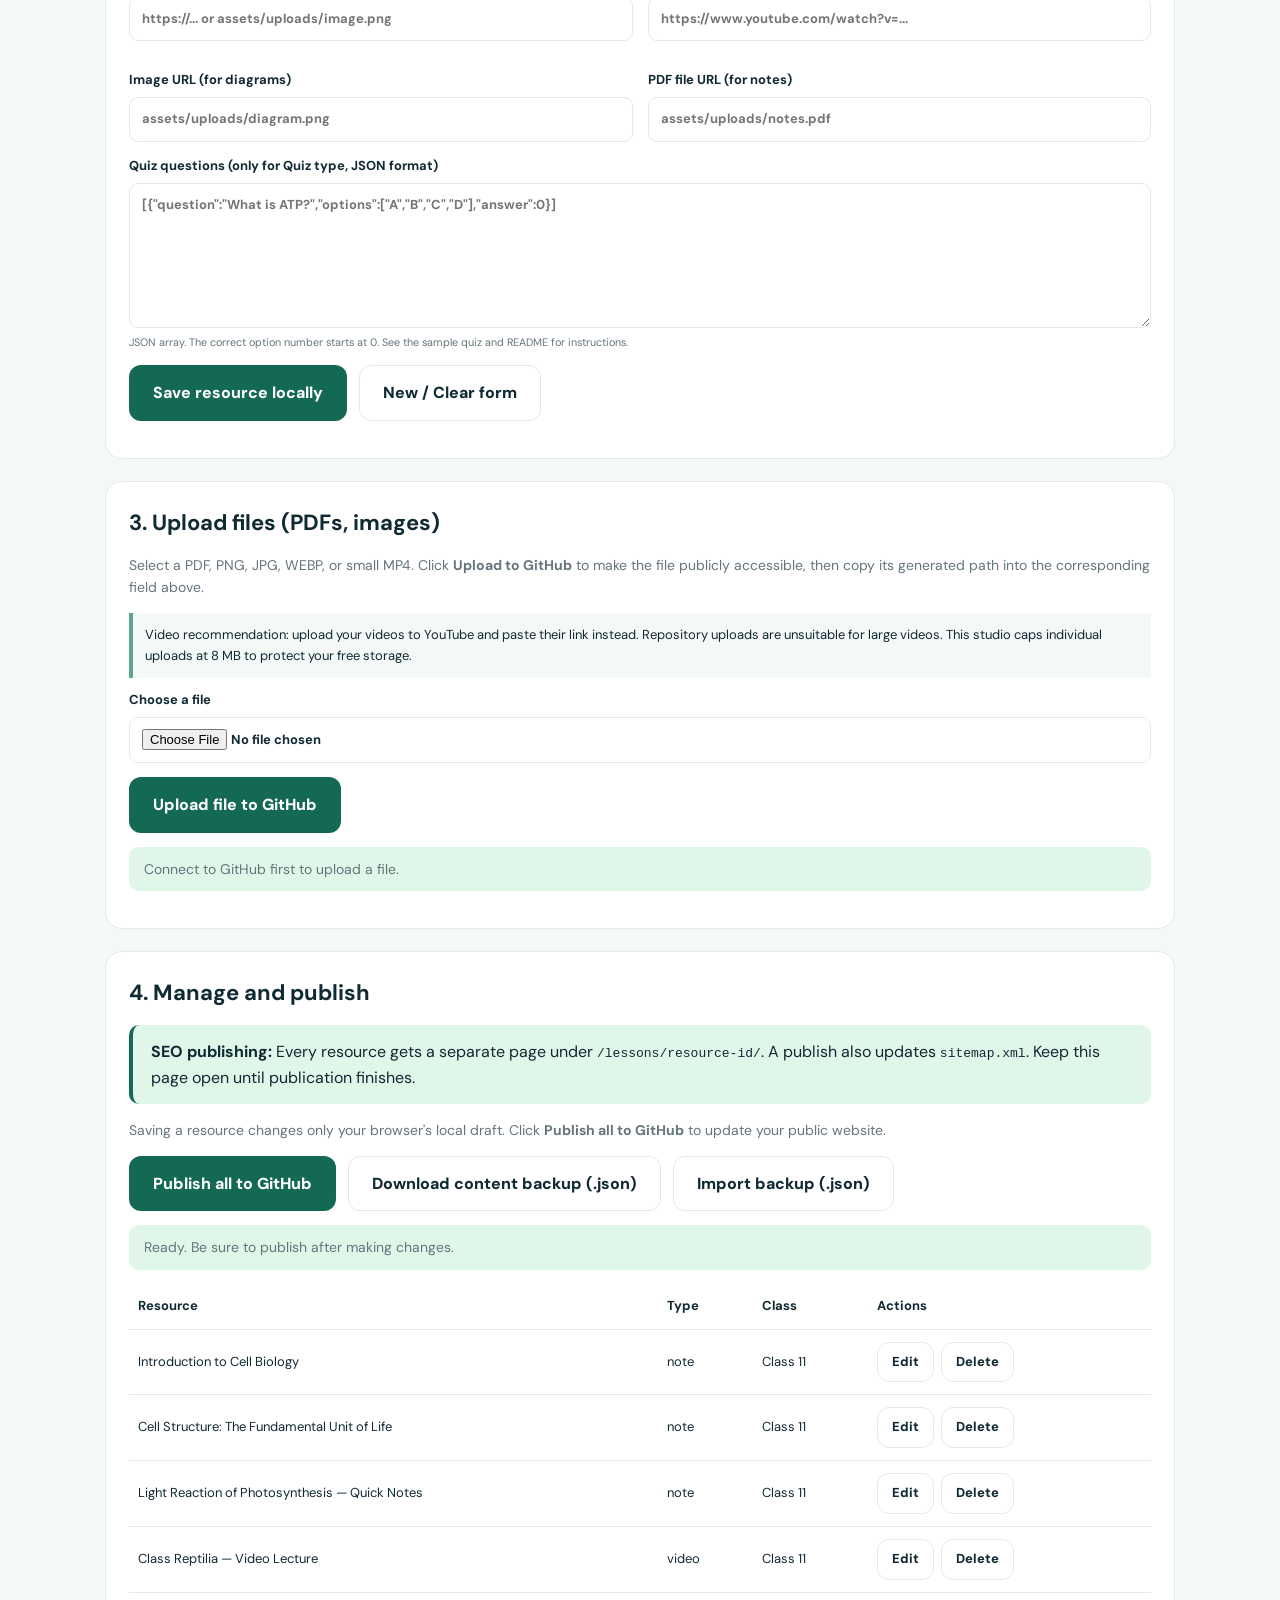
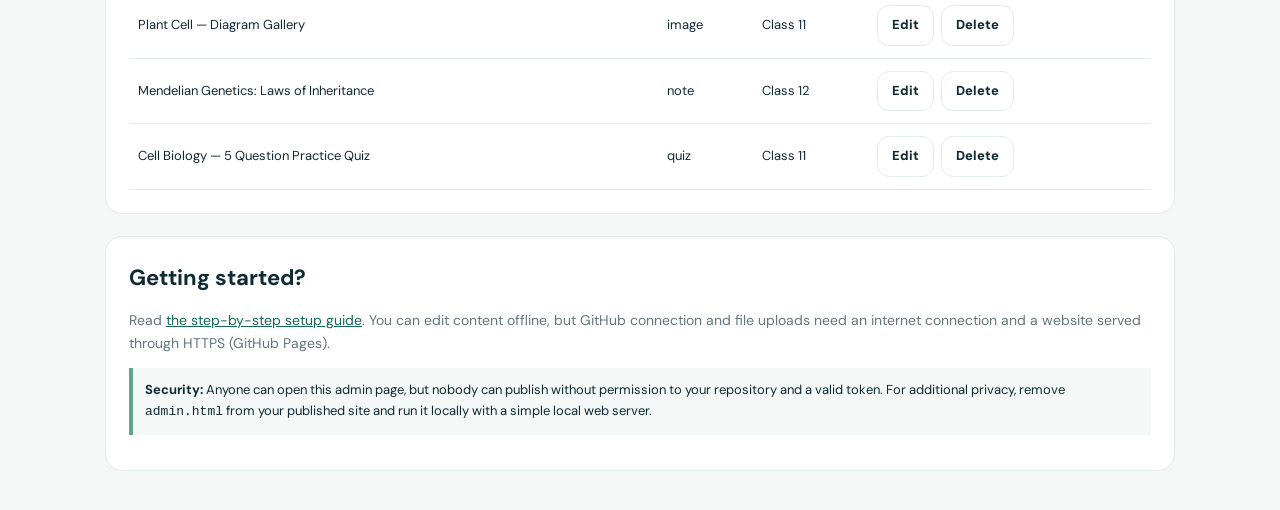
<file: admin.html>
<!doctype html><html lang="en"><head><meta charset="utf-8"><meta name="viewport" content="width=device-width,initial-scale=1"><meta name="robots" content="noindex,nofollow"><title>Creator Studio | B for Biology</title><link rel="icon" href="assets/favicon.svg"><link rel="stylesheet" href="assets/style.css"></head><body class="admin-body"><header class="topbar"><div class="container nav"><a class="logo" href="./"><span class="logo-icon">✳</span><span>B <em>for</em> Biology</span></a><a href="./" class="btn btn-outline small">← View website</a></div></header><main class="admin-shell"><div class="admin-header"><div><div class="section-kicker">CONTENT MANAGEMENT</div><h1>Creator Studio <span class="pill-step">SEO Edition</span></h1><p>Add notes, PDF downloads, images, YouTube videos and interactive MCQ quizzes.</p></div><span class="pill">Free GitHub publishing</span></div>
<section class="admin-card"><h2>1. Connect your GitHub repository</h2><div class="admin-tips"><strong>How to use:</strong> Connect → edit or add → Save resource locally → Publish all to GitHub. Publishing now creates a dedicated lesson page and updates your sitemap automatically.</div><p>This is a public page, not a private administrator login. Only a valid repository token can publish. This studio runs in your browser. Connect to your own public GitHub repository to publish changes for everyone. Your token is only held in the current tab's memory and is not saved to the website.</p><div class="admin-grid"><label class="field">GitHub username / organization<input id="owner" value="BforBiology" autocomplete="off"></label><label class="field">Repository name<input id="repo" value="bforbiology.github.io" autocomplete="off"></label><label class="field">Branch<input id="branch" value="main" autocomplete="off"></label><label class="field">Fine-grained GitHub token<input id="token" type="password" placeholder="github_pat_..." autocomplete="off" spellcheck="false"><small>Give it <b>Contents: Read and write</b> permission on this repository only. Never put this token in code or screenshots.</small></label></div><div class="form-actions"><button class="btn btn-primary" id="connect">Load from GitHub</button><button class="btn btn-outline" id="disconnect">Forget connection</button></div><p id="connectionStatus" class="status" role="status">Not connected. Local editing and content export still work.</p></section>
<section class="admin-card"><h2>2. Add or edit a learning resource</h2><form id="editor"><input type="hidden" id="editId"><div class="admin-grid"><label class="field">Title *<input id="title" required maxlength="150" placeholder="Photosynthesis — Full Chapter Notes"></label><label class="field">Resource type<select id="type"><option value="note">📝 Note / Article / PDF</option><option value="video">▶ Video lesson</option><option value="image">▧ Image / Diagram</option><option value="quiz">☑ MCQ Quiz</option></select></label><label class="field">Class<select id="classLevel"><option value="11">Class 11</option><option value="12">Class 12</option></select></label><label class="field">Chapter<input id="chapter" placeholder="Photosynthesis in Higher Plants"></label></div><label class="field">Summary (shown on the card)<input id="summary" maxlength="260" placeholder="What will students learn?"></label><label class="field">Tags (comma-separated)<input id="tags" placeholder="photosynthesis, plant physiology, revision"></label><label class="field">Lesson explanation / notes<textarea id="body" placeholder="Write your text here. Use blank lines between paragraphs. You can write in Hindi or English."></textarea><small>Plain text is safely displayed in paragraphs. This field does not execute HTML or scripts.</small></label><div class="admin-grid"><label class="field">Cover image URL (optional)<input id="cover" type="text" placeholder="https://... or assets/uploads/image.png"></label><label class="field">YouTube link / direct MP4 URL (for videos)<input id="videoUrl" type="text" placeholder="https://www.youtube.com/watch?v=..."></label><label class="field">Image URL (for diagrams)<input id="imageUrl" type="text" placeholder="assets/uploads/diagram.png"></label><label class="field">PDF file URL (for notes)<input id="pdfUrl" type="text" placeholder="assets/uploads/notes.pdf"></label></div><label class="field">Quiz questions (only for Quiz type, JSON format)<textarea id="questions" placeholder='[{"question":"What is ATP?","options":["A","B","C","D"],"answer":0}]'></textarea><small>JSON array. The correct option number starts at 0. See the sample quiz and README for instructions.</small></label><div class="form-actions"><button class="btn btn-primary" type="submit">Save resource locally</button><button class="btn btn-outline" type="button" id="clearEditor">New / Clear form</button></div></form><p id="saveStatus" role="status"></p></section>
<section class="admin-card"><h2>3. Upload files (PDFs, images)</h2><p>Select a PDF, PNG, JPG, WEBP, or small MP4. Click <b>Upload to GitHub</b> to make the file publicly accessible, then copy its generated path into the corresponding field above.</p><div class="tip">Video recommendation: upload your videos to YouTube and paste their link instead. Repository uploads are unsuitable for large videos. This studio caps individual uploads at 8 MB to protect your free storage.</div><label class="field">Choose a file<input id="uploadFile" type="file" accept=".pdf,.png,.jpg,.jpeg,.webp,.gif,.svg,.mp4,.webm"></label><div class="form-actions"><button class="btn btn-primary" id="upload" type="button">Upload file to GitHub</button></div><p id="uploadStatus" class="status" role="status">Connect to GitHub first to upload a file.</p></section>
<section class="admin-card"><h2>4. Manage and publish</h2><div class="admin-tips"><strong>SEO publishing:</strong> Every resource gets a separate page under <code>/lessons/resource-id/</code>. A publish also updates <code>sitemap.xml</code>. Keep this page open until publication finishes.</div><p>Saving a resource changes only your browser's local draft. Click <b>Publish all to GitHub</b> to update your public website.</p><div class="form-actions"><button class="btn btn-primary" id="publish">Publish all to GitHub</button><button class="btn btn-outline" id="export">Download content backup (.json)</button><button class="btn btn-outline" id="importBtn">Import backup (.json)</button><input id="importFile" class="hidden" type="file" accept=".json,application/json"></div><p id="publishStatus" class="status" role="status">Ready. Be sure to publish after making changes.</p><div class="table-wrap"><table><thead><tr><th>Resource</th><th>Type</th><th>Class</th><th>Actions</th></tr></thead><tbody id="rows"></tbody></table></div></section>
<section class="admin-card"><h2>Getting started?</h2><p>Read <a href="README.html" style="text-decoration:underline;color:var(--green)">the step-by-step setup guide</a>. You can edit content offline, but GitHub connection and file uploads need an internet connection and a website served through HTTPS (GitHub Pages).</p><div class="tip"><b>Security:</b> Anyone can open this admin page, but nobody can publish without permission to your repository and a valid token. For additional privacy, remove <code>admin.html</code> from your published site and run it locally with a simple local web server.</div></section></main><script src="assets/publisher.js" defer></script><script src="assets/admin.js" defer></script></body></html>
</file>
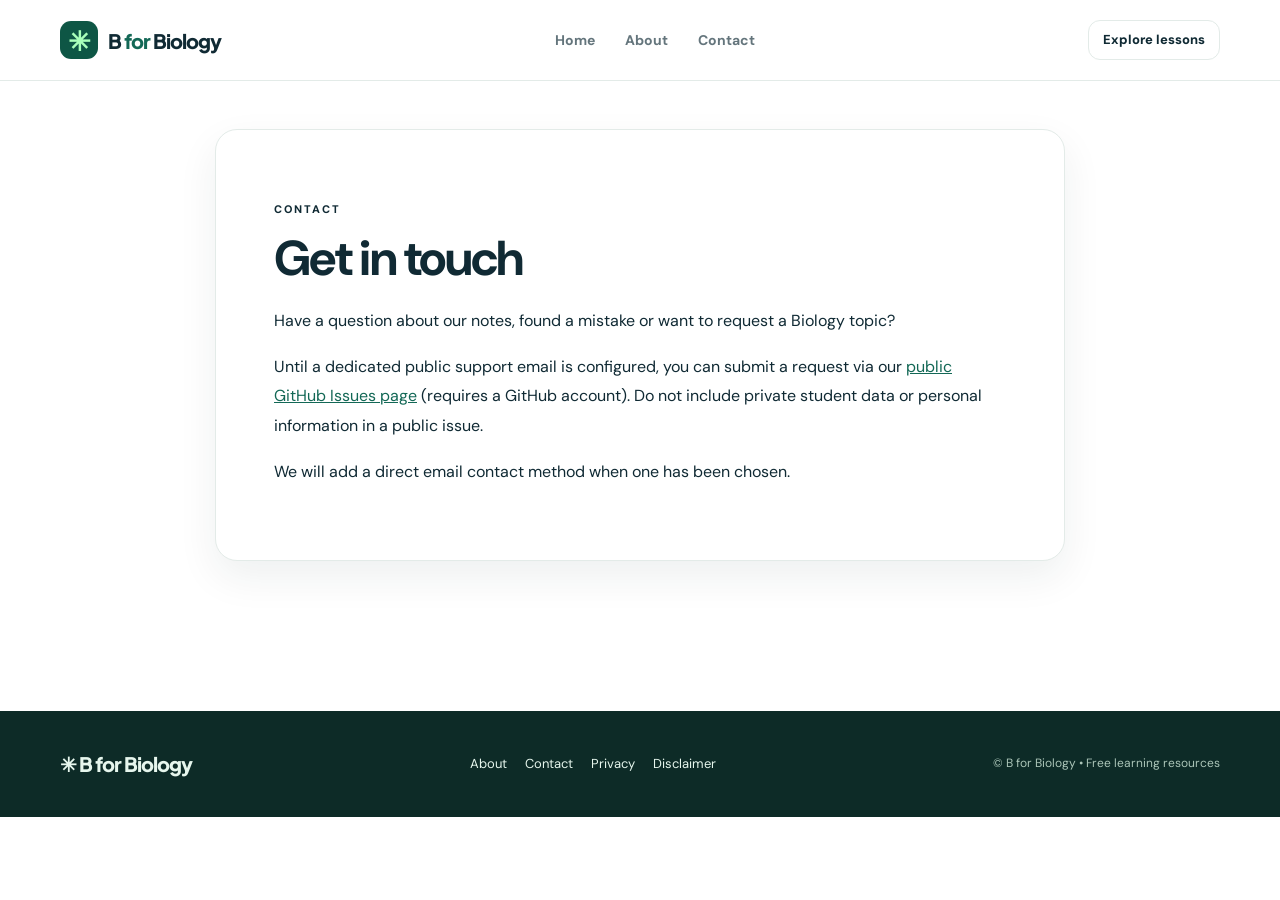
<file: contact.html>
<!doctype html><html lang="en"><head><meta charset="utf-8"><meta name="viewport" content="width=device-width,initial-scale=1"><meta name="theme-color" content="#136856"><meta name="robots" content="index,follow"><title>Contact B for Biology</title><meta name="description" content="Contact the B for Biology team about corrections, questions and suggestions."><link rel="canonical" href="https://bforbiology.github.io/contact.html"><meta property="og:type" content="website"><meta property="og:title" content="Contact B for Biology"><meta property="og:description" content="Contact the B for Biology team about corrections, questions and suggestions."><meta property="og:url" content="https://bforbiology.github.io/contact.html"><link rel="icon" href="/assets/favicon.svg"><link rel="stylesheet" href="/assets/style.css"></head><body><header class="topbar"><div class="container nav"><a class="logo" href="/"><span class="logo-icon">✳</span><span>B <em>for</em> Biology</span></a><nav><a href="/">Home</a><a href="/about.html">About</a><a href="/contact.html">Contact</a></nav><a class="btn btn-outline small" href="/">Explore lessons</a></div></header><main class="container site-page"><article class="paper"><p class="section-kicker">CONTACT</p><h1>Get in touch</h1><p>Have a question about our notes, found a mistake or want to request a Biology topic?</p><p>Until a dedicated public support email is configured, you can submit a request via our <a href="https://github.com/BforBiology/bforbiology.github.io/issues" target="_blank" rel="noopener noreferrer">public GitHub Issues page</a> (requires a GitHub account). Do not include private student data or personal information in a public issue.</p><p>We will add a direct email contact method when one has been chosen.</p></article></main><footer><div class="container footer-inner"><div class="logo">✳ B for Biology</div><div class="site-footer-links"><a href="/about.html">About</a><a href="/contact.html">Contact</a><a href="/privacy.html">Privacy</a><a href="/disclaimer.html">Disclaimer</a></div><small>© B for Biology • Free learning resources</small></div></footer></body></html>
</file>
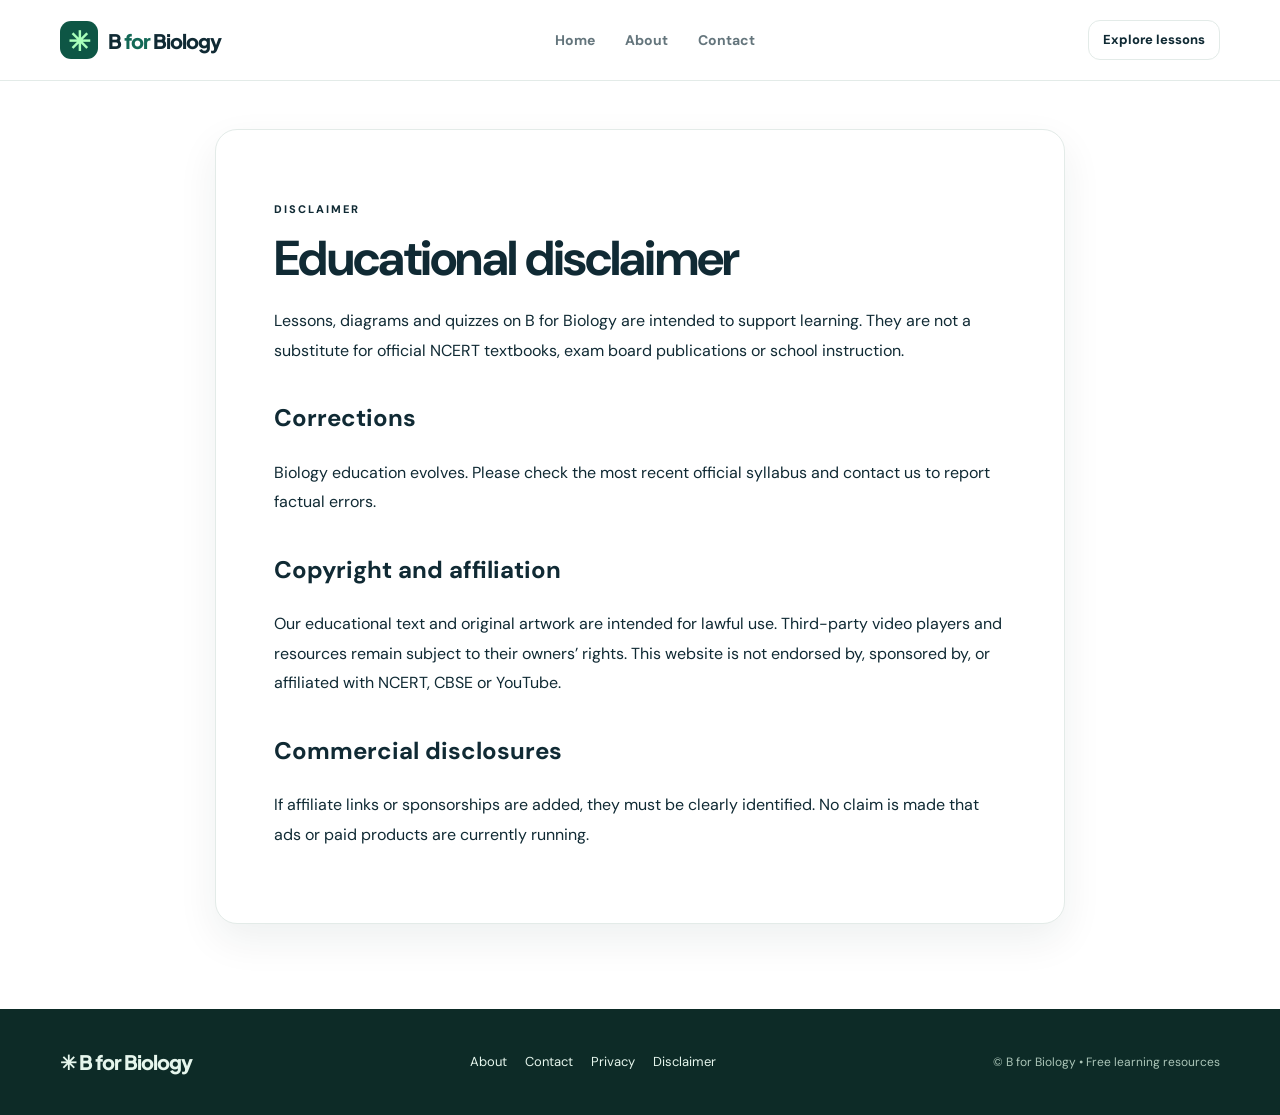
<file: disclaimer.html>
<!doctype html><html lang="en"><head><meta charset="utf-8"><meta name="viewport" content="width=device-width,initial-scale=1"><meta name="theme-color" content="#136856"><meta name="robots" content="index,follow"><title>Educational Disclaimer | B for Biology</title><meta name="description" content="Educational purpose, content accuracy, affiliations and rights information for B for Biology."><link rel="canonical" href="https://bforbiology.github.io/disclaimer.html"><meta property="og:type" content="website"><meta property="og:title" content="Educational Disclaimer | B for Biology"><meta property="og:description" content="Educational purpose, content accuracy, affiliations and rights information for B for Biology."><meta property="og:url" content="https://bforbiology.github.io/disclaimer.html"><link rel="icon" href="/assets/favicon.svg"><link rel="stylesheet" href="/assets/style.css"></head><body><header class="topbar"><div class="container nav"><a class="logo" href="/"><span class="logo-icon">✳</span><span>B <em>for</em> Biology</span></a><nav><a href="/">Home</a><a href="/about.html">About</a><a href="/contact.html">Contact</a></nav><a class="btn btn-outline small" href="/">Explore lessons</a></div></header><main class="container site-page"><article class="paper"><p class="section-kicker">DISCLAIMER</p><h1>Educational disclaimer</h1><p>Lessons, diagrams and quizzes on B for Biology are intended to support learning. They are not a substitute for official NCERT textbooks, exam board publications or school instruction.</p><h2>Corrections</h2><p>Biology education evolves. Please check the most recent official syllabus and contact us to report factual errors.</p><h2>Copyright and affiliation</h2><p>Our educational text and original artwork are intended for lawful use. Third-party video players and resources remain subject to their owners’ rights. This website is not endorsed by, sponsored by, or affiliated with NCERT, CBSE or YouTube.</p><h2>Commercial disclosures</h2><p>If affiliate links or sponsorships are added, they must be clearly identified. No claim is made that ads or paid products are currently running.</p></article></main><footer><div class="container footer-inner"><div class="logo">✳ B for Biology</div><div class="site-footer-links"><a href="/about.html">About</a><a href="/contact.html">Contact</a><a href="/privacy.html">Privacy</a><a href="/disclaimer.html">Disclaimer</a></div><small>© B for Biology • Free learning resources</small></div></footer></body></html>
</file>
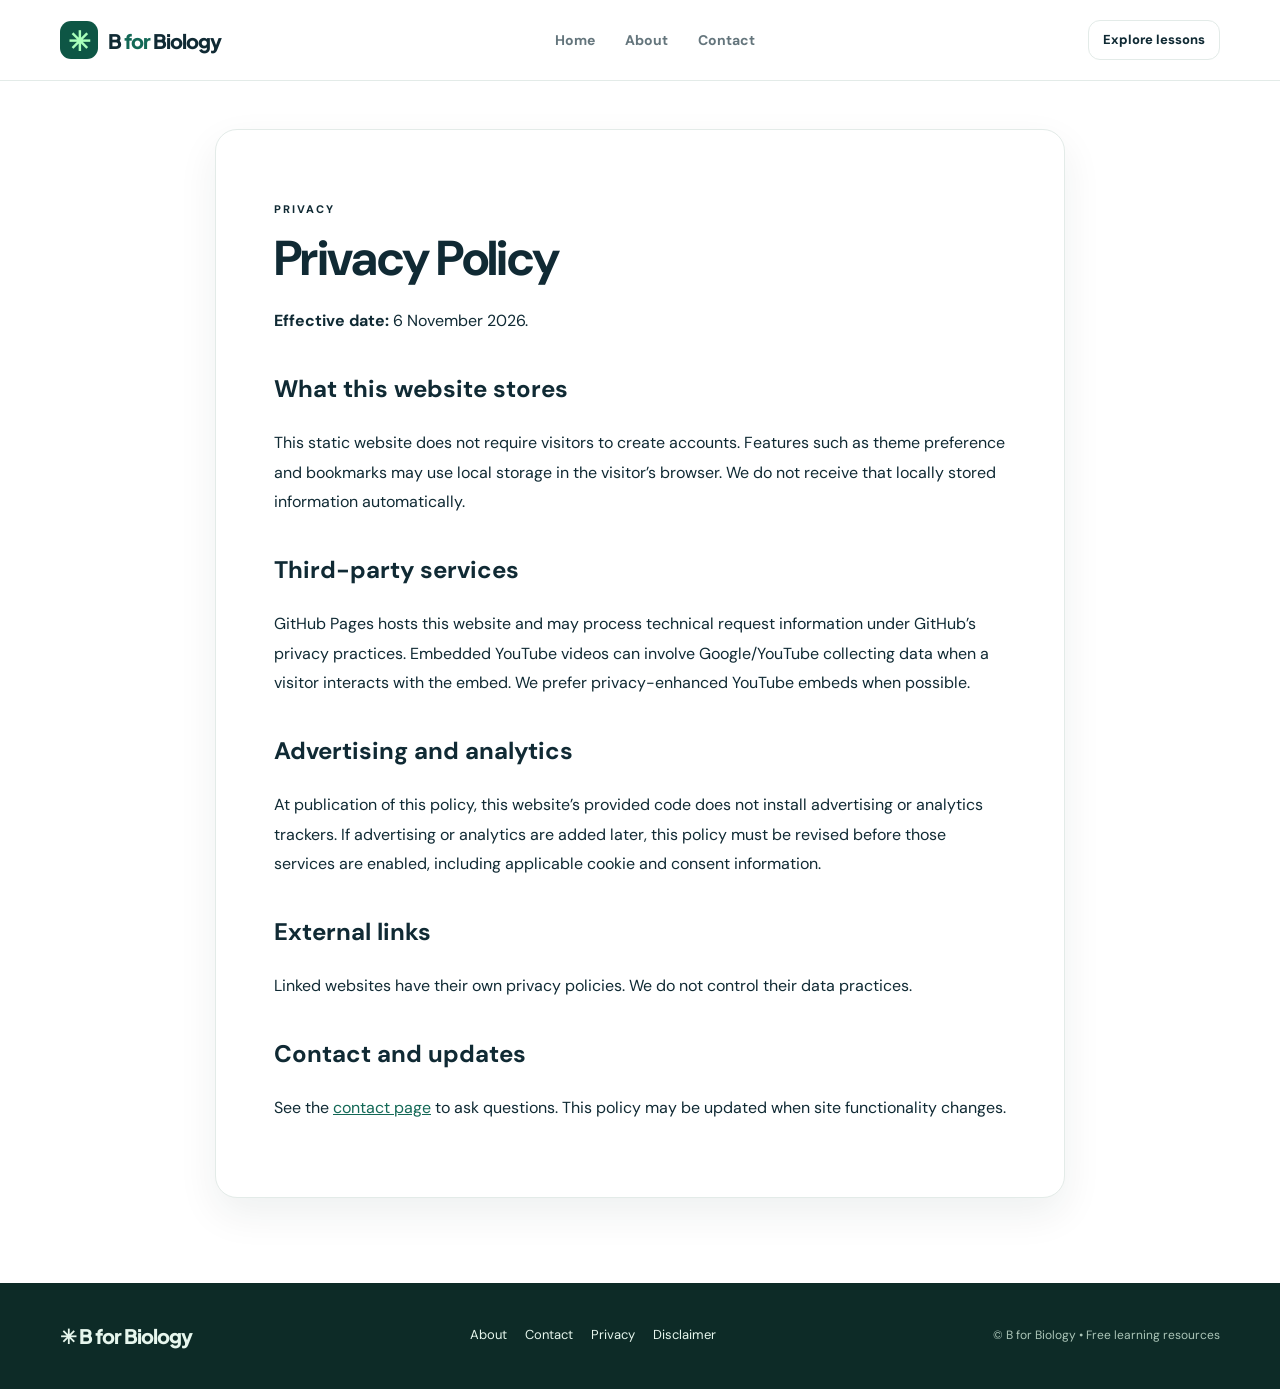
<file: privacy.html>
<!doctype html><html lang="en"><head><meta charset="utf-8"><meta name="viewport" content="width=device-width,initial-scale=1"><meta name="theme-color" content="#136856"><meta name="robots" content="index,follow"><title>Privacy Policy | B for Biology</title><meta name="description" content="Learn what information B for Biology may collect and how third-party services work."><link rel="canonical" href="https://bforbiology.github.io/privacy.html"><meta property="og:type" content="website"><meta property="og:title" content="Privacy Policy | B for Biology"><meta property="og:description" content="Learn what information B for Biology may collect and how third-party services work."><meta property="og:url" content="https://bforbiology.github.io/privacy.html"><link rel="icon" href="/assets/favicon.svg"><link rel="stylesheet" href="/assets/style.css"></head><body><header class="topbar"><div class="container nav"><a class="logo" href="/"><span class="logo-icon">✳</span><span>B <em>for</em> Biology</span></a><nav><a href="/">Home</a><a href="/about.html">About</a><a href="/contact.html">Contact</a></nav><a class="btn btn-outline small" href="/">Explore lessons</a></div></header><main class="container site-page"><article class="paper"><p class="section-kicker">PRIVACY</p><h1>Privacy Policy</h1><p><strong>Effective date:</strong> 6 November 2026.</p><h2>What this website stores</h2><p>This static website does not require visitors to create accounts. Features such as theme preference and bookmarks may use local storage in the visitor’s browser. We do not receive that locally stored information automatically.</p><h2>Third-party services</h2><p>GitHub Pages hosts this website and may process technical request information under GitHub’s privacy practices. Embedded YouTube videos can involve Google/YouTube collecting data when a visitor interacts with the embed. We prefer privacy-enhanced YouTube embeds when possible.</p><h2>Advertising and analytics</h2><p>At publication of this policy, this website’s provided code does not install advertising or analytics trackers. If advertising or analytics are added later, this policy must be revised before those services are enabled, including applicable cookie and consent information.</p><h2>External links</h2><p>Linked websites have their own privacy policies. We do not control their data practices.</p><h2>Contact and updates</h2><p>See the <a href="/contact.html">contact page</a> to ask questions. This policy may be updated when site functionality changes.</p></article></main><footer><div class="container footer-inner"><div class="logo">✳ B for Biology</div><div class="site-footer-links"><a href="/about.html">About</a><a href="/contact.html">Contact</a><a href="/privacy.html">Privacy</a><a href="/disclaimer.html">Disclaimer</a></div><small>© B for Biology • Free learning resources</small></div></footer></body></html>
</file>
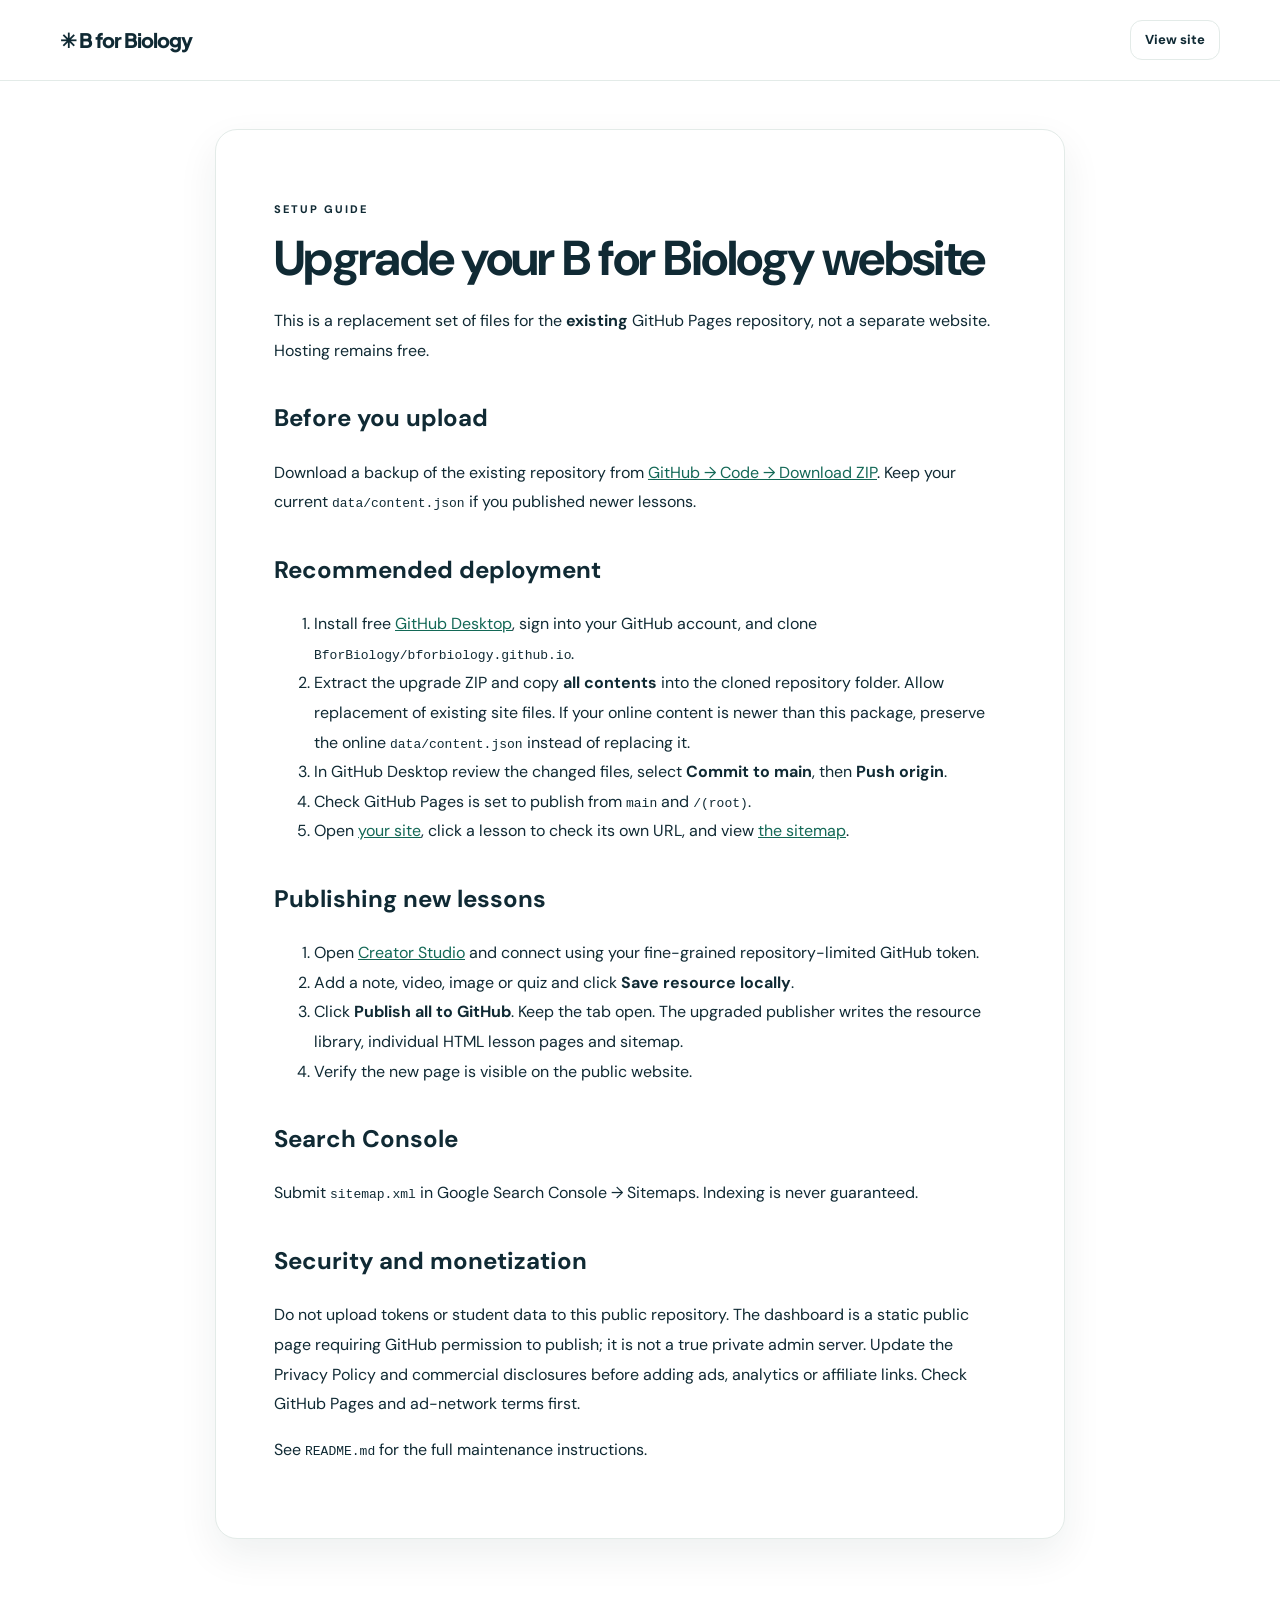
<file: README.html>
<!doctype html><html lang="en"><head><meta charset="utf-8"><meta name="viewport" content="width=device-width,initial-scale=1"><title>B for Biology — Upgrade & Publishing Guide</title><link rel="stylesheet" href="assets/style.css"></head><body><header class="topbar"><div class="container nav"><a class="logo" href="index.html">✳ B for Biology</a><a class="btn btn-outline small" href="index.html">View site</a></div></header><main class="container site-page"><div class="paper"><p class="section-kicker">SETUP GUIDE</p><h1>Upgrade your B for Biology website</h1><p>This is a replacement set of files for the <strong>existing</strong> GitHub Pages repository, not a separate website. Hosting remains free.</p><h2>Before you upload</h2><p>Download a backup of the existing repository from <a href="https://github.com/BforBiology/bforbiology.github.io">GitHub → Code → Download ZIP</a>. Keep your current <code>data/content.json</code> if you published newer lessons.</p><h2>Recommended deployment</h2><ol><li>Install free <a href="https://desktop.github.com/">GitHub Desktop</a>, sign into your GitHub account, and clone <code>BforBiology/bforbiology.github.io</code>.</li><li>Extract the upgrade ZIP and copy <strong>all contents</strong> into the cloned repository folder. Allow replacement of existing site files. If your online content is newer than this package, preserve the online <code>data/content.json</code> instead of replacing it.</li><li>In GitHub Desktop review the changed files, select <strong>Commit to main</strong>, then <strong>Push origin</strong>.</li><li>Check GitHub Pages is set to publish from <code>main</code> and <code>/(root)</code>.</li><li>Open <a href="https://bforbiology.github.io/">your site</a>, click a lesson to check its own URL, and view <a href="https://bforbiology.github.io/sitemap.xml">the sitemap</a>.</li></ol><h2>Publishing new lessons</h2><ol><li>Open <a href="https://bforbiology.github.io/admin.html">Creator Studio</a> and connect using your fine-grained repository-limited GitHub token.</li><li>Add a note, video, image or quiz and click <strong>Save resource locally</strong>.</li><li>Click <strong>Publish all to GitHub</strong>. Keep the tab open. The upgraded publisher writes the resource library, individual HTML lesson pages and sitemap.</li><li>Verify the new page is visible on the public website.</li></ol><h2>Search Console</h2><p>Submit <code>sitemap.xml</code> in Google Search Console → Sitemaps. Indexing is never guaranteed.</p><h2>Security and monetization</h2><p>Do not upload tokens or student data to this public repository. The dashboard is a static public page requiring GitHub permission to publish; it is not a true private admin server. Update the Privacy Policy and commercial disclosures before adding ads, analytics or affiliate links. Check GitHub Pages and ad-network terms first.</p><p>See <code>README.md</code> for the full maintenance instructions.</p></div></main></body></html>
</file>
<file: assets/style.css>
@import url('https://fonts.googleapis.com/css2?family=DM+Sans:wght@400;500;600;700;800&family=Plus+Jakarta+Sans:wght@400;500;600;700;800&display=swap');
:root{--ink:#102a34;--muted:#64757c;--bg:#fff;--soft:#f4f8f6;--line:#e3ebe8;--green:#136856;--mint:#dff6e8;--radius:18px;--card:#fff;--nav:#fff;--shadow:0 16px 40px rgba(12,48,44,.07)}*{box-sizing:border-box}html{scroll-behavior:smooth}body{margin:0;background:var(--bg);color:var(--ink);font-family:'DM Sans',system-ui,sans-serif;line-height:1.6}body.dark{--ink:#eaf7f1;--muted:#a6bdb5;--bg:#091c1b;--soft:#102724;--line:#29413b;--green:#63c9aa;--mint:#173e35;--card:#13302b;--nav:#0b201d;--shadow:0 16px 40px #0003}button,input,textarea,select{font:inherit}button{cursor:pointer}a{text-decoration:none;color:inherit}button:focus-visible,a:focus-visible,input:focus-visible,select:focus-visible,textarea:focus-visible{outline:3px solid #36ae8e;outline-offset:3px}.container{width:min(1160px,calc(100% - 40px));margin:auto}.topbar{background:var(--nav);position:sticky;top:0;z-index:20;border-bottom:1px solid var(--line)}.nav{display:flex;align-items:center;justify-content:space-between;min-height:80px;gap:24px}.logo{display:inline-flex;align-items:center;gap:10px;font:800 20px 'Plus Jakarta Sans',sans-serif;letter-spacing:-1px;white-space:nowrap}.logo em{font-style:normal;color:var(--green)}.logo-icon{width:38px;height:38px;display:grid;place-items:center;color:#a9ffba;background:#0e5645;border-radius:11px;font-size:27px}.nav nav{display:flex;gap:30px;color:var(--muted);font-size:14px;font-weight:700}.nav nav a:hover,.footer-links a:hover{color:var(--green)}.nav-right{display:flex;align-items:center;gap:10px}.icon-btn{border:0;background:transparent;color:var(--ink);font-size:22px;padding:8px}.menu-btn{display:none}.btn{display:inline-flex;align-items:center;justify-content:center;gap:12px;border-radius:12px;padding:14px 23px;font-weight:800;border:1px solid transparent;transition:transform .2s,background .2s}.btn:hover{transform:translateY(-2px)}.btn-primary{color:#fff;background:#146954}.btn-primary:hover{background:#0a4d3c}.btn-outline{border-color:var(--line);background:var(--card);color:var(--ink)}.btn-ghost{color:var(--green)}.btn.small{padding:9px 14px;font-size:13px}.hero{background:linear-gradient(120deg,#f1faf5 0%,#fbfdfa 65%,#e8f5ee 100%);overflow:hidden}.dark .hero{background:linear-gradient(120deg,#102e25,#102322)}.hero-grid{display:grid;grid-template-columns:1.05fr .95fr;min-height:560px;align-items:center;gap:60px}.hero-copy{padding:55px 0}.eyebrow,.section-kicker{font-size:11px;font-weight:800;letter-spacing:2px;color:var(--green)}.eyebrow{display:inline-flex;align-items:center;gap:8px;background:var(--mint);border-radius:40px;padding:10px 14px}.pulse{width:7px;height:7px;background:#2aa56e;border-radius:50%}.hero h1{font:800 clamp(42px,5vw,66px)/1.12 'Plus Jakarta Sans',sans-serif;letter-spacing:-3px;margin:23px 0}.hero h1 span{color:#1a9875}.hero-copy>p{font-size:17px;color:var(--muted);max-width:530px}.hero-actions{display:flex;align-items:center;gap:15px;margin:27px 0 38px}.hero-stats{display:flex;gap:35px}.hero-stats>div{display:flex;flex-direction:column}.hero-stats strong{font:800 23px 'Plus Jakarta Sans'}.hero-stats small{color:var(--muted);font-size:12px}.hero-visual{height:450px;position:relative;display:grid;place-items:center}.hero-circle{width:min(340px,75%);aspect-ratio:1;background:radial-gradient(#b0efcc,#277a6d);border-radius:50%;display:grid;place-items:center;box-shadow:0 25px 70px #22795532;animation:float 7s ease-in-out infinite}.hero-circle svg{width:80%;filter:drop-shadow(0 17px 17px #06443655)}.orbit{border:1px solid #b8dfc9;border-radius:50%;position:absolute;width:420px;height:420px}.o2{width:510px;height:510px;border-style:dashed;opacity:.65}.float-card{position:absolute;background:#fff;padding:13px 17px;border-radius:15px;display:flex;gap:11px;align-items:center;box-shadow:0 16px 35px #153d3025;color:#133c32}.float-card>span{background:#e2f7ea;border-radius:10px;display:grid;place-items:center;width:40px;height:40px;font-size:22px;color:#1d8967}.float-card strong{display:block;font-size:13px}.float-card small{font-size:11px;color:#768781}.card-top{top:75px;right:0}.card-bottom{bottom:65px;left:0}@keyframes float{50%{transform:translateY(-10px)}}.feature-strip{background:#105944;color:#e0faea}.strip-inner{display:flex;justify-content:space-between;gap:15px;flex-wrap:wrap;padding:16px 0;font-size:13px;font-weight:700}.section{padding-top:85px;padding-bottom:85px}.section-top{display:flex;justify-content:space-between;align-items:end;gap:20px;margin-bottom:30px}.section h2{font:800 clamp(27px,3.3vw,38px)/1.2 'Plus Jakarta Sans';letter-spacing:-1.5px;margin:12px 0}.section p{color:var(--muted);margin:0}.course-grid{display:grid;grid-template-columns:1fr 1fr;gap:24px}.course-card{text-align:left;padding:32px;border-radius:20px;border:1px solid #cfe8da;background:linear-gradient(120deg,#e7f8ed,#f8fcfa);color:#153e37;min-height:245px;transition:.2s}.course-card:hover{transform:translateY(-4px);box-shadow:var(--shadow)}.course-card.second{background:linear-gradient(125deg,#ecf4ff,#f9fbff);border-color:#d9e7fb}.course-icon{font-size:31px}.course-card small{font-size:10px;letter-spacing:1.4px;font-weight:800;color:#588e77}.course-card h3{font:800 24px 'Plus Jakarta Sans';margin:9px 0}.course-card p{font-size:14px;color:#5e7870}.course-card span{display:block;margin-top:20px;font-weight:800;color:#126954;font-size:13px}.section-light{background:var(--soft)}.pill{background:var(--mint);padding:7px 13px;border-radius:40px;font-size:12px;color:var(--green);font-weight:800}.filter-row{display:flex;gap:12px;margin-bottom:28px}.search-wrap{flex:1;display:flex;gap:10px;align-items:center;padding:0 16px;background:var(--card);border:1px solid var(--line);border-radius:12px}.search-wrap>span{font-size:27px;color:var(--muted)}.search-wrap input{width:100%;border:0;outline:none;background:transparent;color:var(--ink);padding:14px 0;min-width:0}.filter-row select{background:var(--card);color:var(--ink);border:1px solid var(--line);border-radius:12px;padding:0 15px;min-width:150px}.resource-grid{display:grid;grid-template-columns:repeat(3,1fr);gap:20px}.resource-card{border:1px solid var(--line);border-radius:17px;background:var(--card);overflow:hidden;display:flex;flex-direction:column;transition:.2s;box-shadow:0 2px 5px #142c2110}.resource-card:hover{transform:translateY(-3px);box-shadow:var(--shadow)}.resource-cover{height:160px;display:grid;place-items:center;background:linear-gradient(135deg,#d5f4e3,#8bcbb1);color:#155645;font-size:60px;overflow:hidden}.resource-cover.video{background:linear-gradient(135deg,#d7eafc,#9fbfea);color:#245487}.resource-cover.quiz{background:linear-gradient(135deg,#f7e8ca,#e9c789);color:#8b5818}.resource-cover.image{background:linear-gradient(135deg,#eedaf6,#c6a5e0);color:#603480}.resource-cover img{width:100%;height:100%;object-fit:cover}.resource-info{padding:19px;flex:1;display:flex;flex-direction:column}.resource-meta{display:flex;gap:8px;align-items:center;flex-wrap:wrap;font-size:11px;font-weight:800;color:var(--green)}.resource-meta span{background:var(--mint);padding:4px 8px;border-radius:7px}.resource-info h3{font:800 17px/1.4 'Plus Jakarta Sans';letter-spacing:-.3px;margin:12px 0 7px}.resource-info p{font-size:13px;line-height:1.6;flex:1;margin-bottom:17px}.card-foot{display:flex;justify-content:space-between;align-items:center;border-top:1px solid var(--line);padding-top:13px}.card-foot small{color:var(--muted)}.card-foot button{border:0;background:transparent;color:var(--green);font-weight:800}.empty{text-align:center;padding:40px}.empty span{font-size:48px}.quiz-banner{background:#123e35;border-radius:22px;color:#fff;padding:45px 60px;display:flex;align-items:center;justify-content:space-between;overflow:hidden}.quiz-banner h2{color:#fff}.quiz-banner p{color:#c6e6da;max-width:470px;margin-bottom:22px}.quiz-banner .section-kicker{color:#92f1bf}.quiz-decoration{font:800 215px 'Plus Jakarta Sans';line-height:1;color:#ffffff14;transform:rotate(-17deg)}.about{background:var(--soft);text-align:center}.about-inner{max-width:720px}.about p{font-size:16px}.about .muted{font-size:12px;margin-top:20px}footer{padding:40px 0;background:#0d2b27;color:#e6f6ed}.footer-inner{display:flex;justify-content:space-between;align-items:center;gap:30px}.footer-inner p,.footer-inner small{color:#abc5b8;font-size:12px}.footer-links{display:flex;gap:20px;font-size:13px}dialog{border:0;border-radius:19px;padding:0;width:min(810px,calc(100% - 26px));max-height:88vh;background:var(--card);color:var(--ink);box-shadow:0 30px 100px #0006}dialog::backdrop{background:#051b1bcc;backdrop-filter:blur(4px)}.modal-close{position:sticky;top:12px;margin:12px 12px -50px auto;display:block;z-index:2;border:0;border-radius:50%;width:36px;height:36px;background:var(--soft);color:var(--ink);font-size:18px}.viewer-content{padding:32px}.viewer-content h2{font:800 30px 'Plus Jakarta Sans';line-height:1.3}.viewer-content img{max-width:100%;border-radius:12px}.viewer-content iframe{width:100%;aspect-ratio:16/9;border:0;border-radius:12px}.viewer-content video{width:100%;border-radius:12px}.viewer-content p,.viewer-content li{line-height:1.8}.article-body h3{margin-top:24px}.article-body a{color:var(--green);text-decoration:underline}.quiz-item{margin:22px 0;border:1px solid var(--line);padding:18px;border-radius:12px}.quiz-item label{display:block;padding:8px;margin:6px 0;border:1px solid var(--line);border-radius:8px;cursor:pointer}.quiz-item label:has(input:checked){border-color:var(--green);background:var(--mint)}.quiz-item input{margin-right:10px}.quiz-result{font-weight:800;padding:13px;border-radius:10px;background:var(--mint)}.admin-body{background:var(--soft)}.admin-shell{max-width:1110px;margin:40px auto;padding:0 20px}.admin-header{display:flex;justify-content:space-between;align-items:center;gap:20px;margin-bottom:22px}.admin-card{background:var(--card);border:1px solid var(--line);border-radius:17px;padding:23px;margin-bottom:22px}.admin-card h2{font-size:22px;margin:0 0 10px}.admin-card p{color:var(--muted);font-size:14px}.admin-grid{display:grid;grid-template-columns:repeat(2,1fr);gap:15px}.field{display:flex;flex-direction:column;gap:6px;font-size:13px;font-weight:700;margin-bottom:14px}.field input,.field select,.field textarea{padding:11px 12px;border-radius:9px;border:1px solid var(--line);background:var(--bg);color:var(--ink);width:100%}.field textarea{min-height:145px;resize:vertical}.field small{font-weight:400;color:var(--muted)}.form-actions{display:flex;gap:12px;flex-wrap:wrap;margin-top:10px}.status{padding:11px 15px;background:var(--mint);border-radius:10px;color:var(--green);font-size:13px}.table-wrap{overflow-x:auto}table{border-collapse:collapse;width:100%;font-size:13px}th,td{border-bottom:1px solid var(--line);padding:12px 9px;text-align:left}td button{margin-right:7px}.tip{background:var(--soft);border-left:4px solid #5ca78e;padding:12px;margin:12px 0;font-size:13px}.hidden{display:none!important}@media(max-width:900px){.hero-grid{gap:10px}.hero h1{font-size:45px}.resource-grid{grid-template-columns:repeat(2,1fr)}.hero-visual{transform:scale(.87)}.nav nav{gap:15px}}@media(max-width:700px){.container{width:min(100% - 28px,1160px)}.nav{min-height:69px}.nav nav{display:none;position:absolute;top:69px;left:0;right:0;padding:18px;background:var(--nav);border-bottom:1px solid var(--line);flex-direction:column}.nav nav.open{display:flex}.menu-btn{display:block}.nav-right .btn{display:none}.hero-grid{grid-template-columns:1fr;gap:0}.hero-copy{padding:52px 0 10px}.hero h1{font-size:clamp(38px,10vw,52px);letter-spacing:-2px}.hero-visual{height:350px;transform:scale(.83);margin-top:-10px}.orbit{width:340px;height:340px}.o2{width:425px;height:425px}.float-card{right:0}.strip-inner{justify-content:center;gap:15px}.strip-inner span{font-size:11px}.section{padding-top:55px;padding-bottom:55px}.course-grid,.admin-grid{grid-template-columns:1fr}.resource-grid{grid-template-columns:1fr}.filter-row{flex-wrap:wrap}.search-wrap{flex:0 0 100%}.filter-row select{flex:1;min-width:0}.section-top{align-items:start;flex-direction:column}.quiz-banner{padding:34px 25px}.quiz-decoration{display:none}.footer-inner{flex-direction:column;align-items:start}.viewer-content{padding:22px}.viewer-content h2{font-size:23px}.admin-header{align-items:start;flex-direction:column}}

/* SEO edition layout refinements */
:root{color-scheme:light}body.dark{color-scheme:dark}.site-page{padding:48px 0 85px;min-height:70vh}.site-page .paper{max-width:850px;margin:auto;border:1px solid var(--line);border-radius:22px;background:var(--card);padding:clamp(22px,5vw,58px);box-shadow:var(--shadow)}.site-page h1{font-size:clamp(30px,4.7vw,49px);line-height:1.18;letter-spacing:-1.7px;margin:5px 0 18px}.site-page h2{font-size:24px;margin-top:34px}.site-page p,.site-page li{line-height:1.85;color:var(--ink)}.site-page a:not(.btn){color:var(--green);text-decoration:underline}.breadcrumbs{color:var(--muted);font-size:13px;margin:0 0 24px}.lesson-tags{display:flex;gap:9px;flex-wrap:wrap;margin:22px 0}.lesson-tags span{background:var(--mint);color:var(--green);border-radius:100px;padding:5px 12px;font-size:12px;font-weight:700}.lesson-body{overflow-wrap:anywhere;white-space:normal}.lesson-body p{margin:0 0 18px}.lesson-body h2{margin:28px 0 12px}.lesson-body h3{margin:22px 0 8px}.lesson-body img{max-width:100%;height:auto}.lesson-media{width:100%;max-width:100%;height:auto;border-radius:16px;margin:20px 0}.video-embed{aspect-ratio:16/9;position:relative;width:100%;margin:22px 0;background:#071d1b;border-radius:15px;overflow:hidden}.video-embed iframe{width:100%;height:100%;border:0}.quiz-choice{display:block;padding:12px;border:1px solid var(--line);border-radius:12px;margin:8px 0}.quiz-question{margin:25px 0}.lesson-action{display:flex;gap:12px;flex-wrap:wrap;margin:25px 0}.site-footer-links{display:flex;gap:18px;flex-wrap:wrap;align-items:center}.site-footer-links a{font-size:13px}.ad-placeholder{border:1px dashed var(--line);background:var(--soft);border-radius:12px;padding:16px;text-align:center;color:var(--muted);font-size:12px;margin:36px 0;display:none}.admin-headline{display:flex;align-items:center;gap:12px;flex-wrap:wrap}.admin-tips{background:var(--mint);border-left:4px solid var(--green);padding:14px 18px;border-radius:10px;margin:15px 0}.admin-tips strong{color:var(--ink)}.pill-step{background:var(--mint);display:inline-flex;padding:4px 10px;border-radius:999px;font-size:12px;font-weight:800;color:var(--green)}.quick-check{display:grid;grid-template-columns:repeat(3,1fr);gap:12px;margin:12px 0}.quick-check>div{background:var(--soft);padding:15px;border-radius:12px}.quick-check b{display:block;font-size:20px}@media(max-width:720px){.site-page{padding:22px 0 60px}.quick-check{grid-template-columns:1fr}.nav{gap:8px;min-height:64px}.nav-right .btn.small{padding:7px 9px;font-size:11px}.hero-grid{grid-template-columns:1fr;gap:2px}.hero-visual{height:320px}.orbit{width:270px;height:270px}.o2{width:320px;height:320px}.hero-copy{padding:45px 0 10px}.hero h1{letter-spacing:-1.8px}.hero-stats{gap:15px}.section{padding-top:58px;padding-bottom:58px}.course-grid{grid-template-columns:1fr}.site-footer-links{gap:10px}}
</file>
